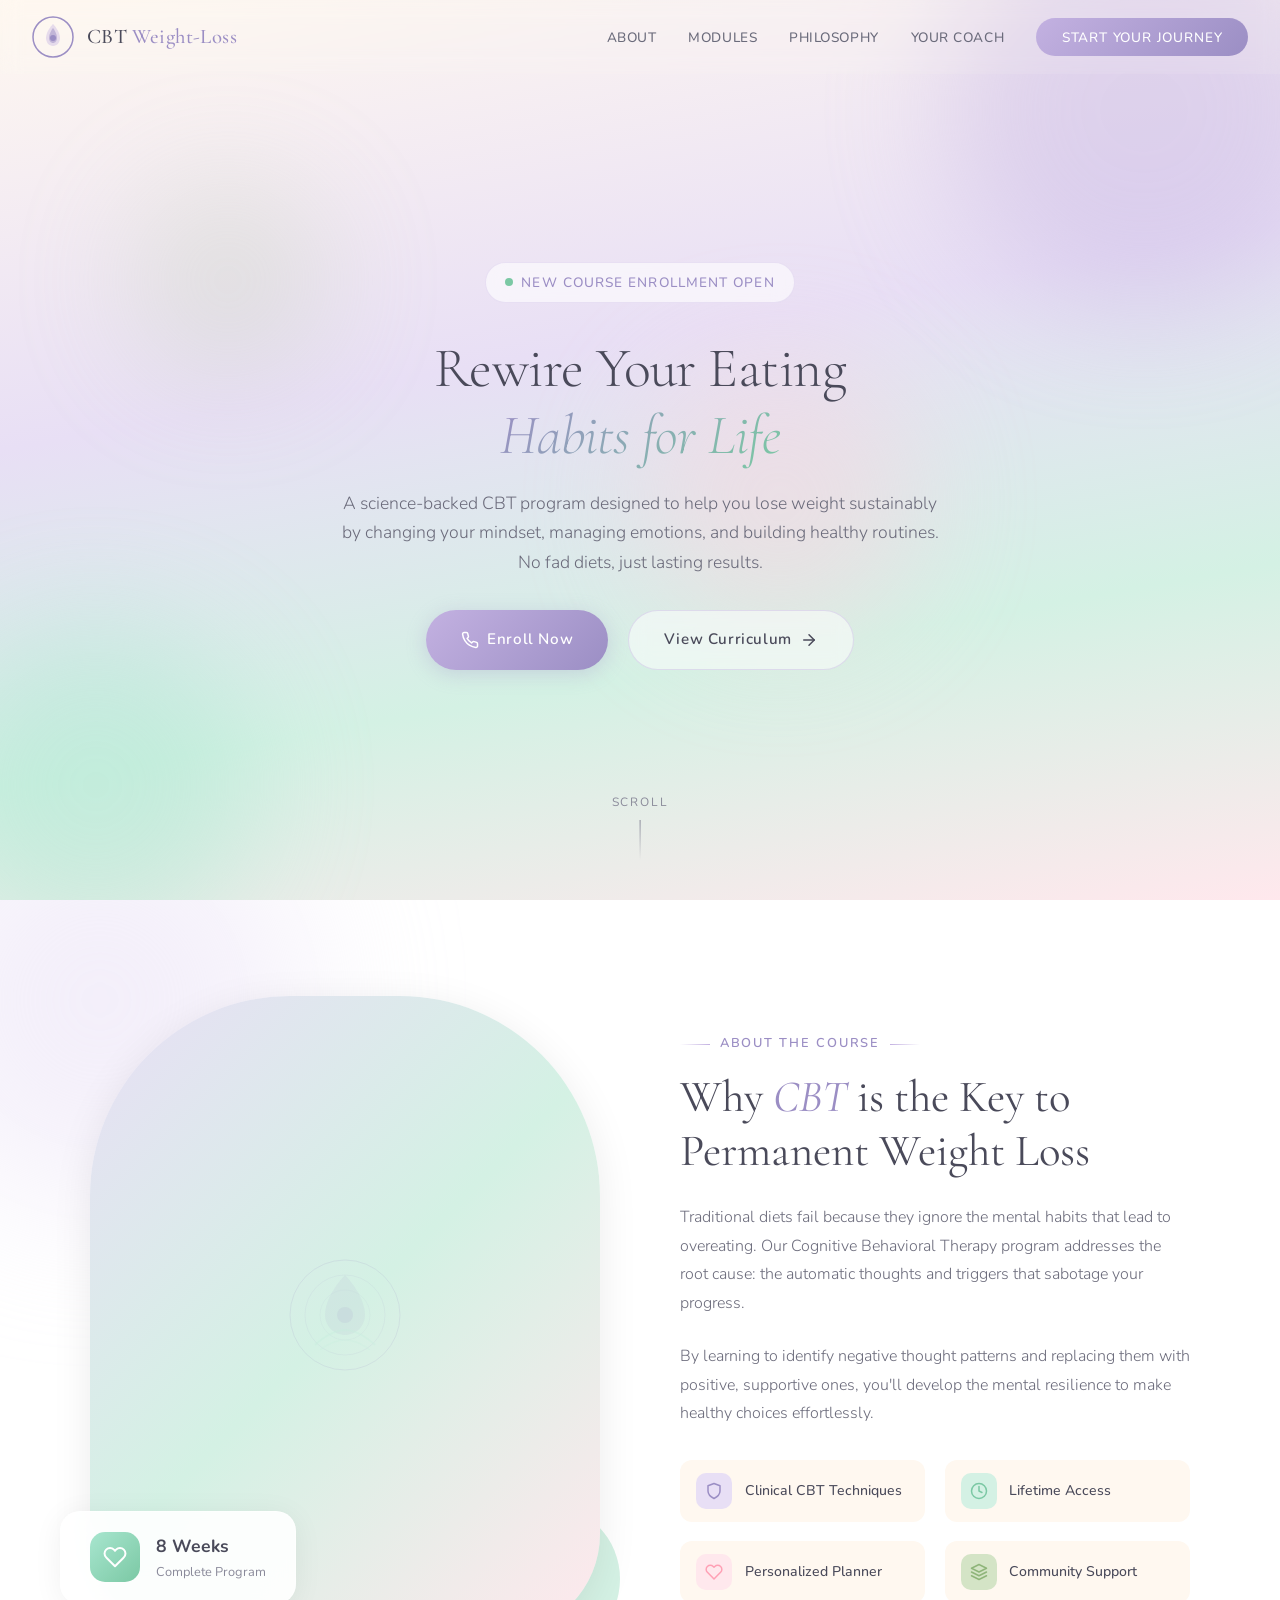
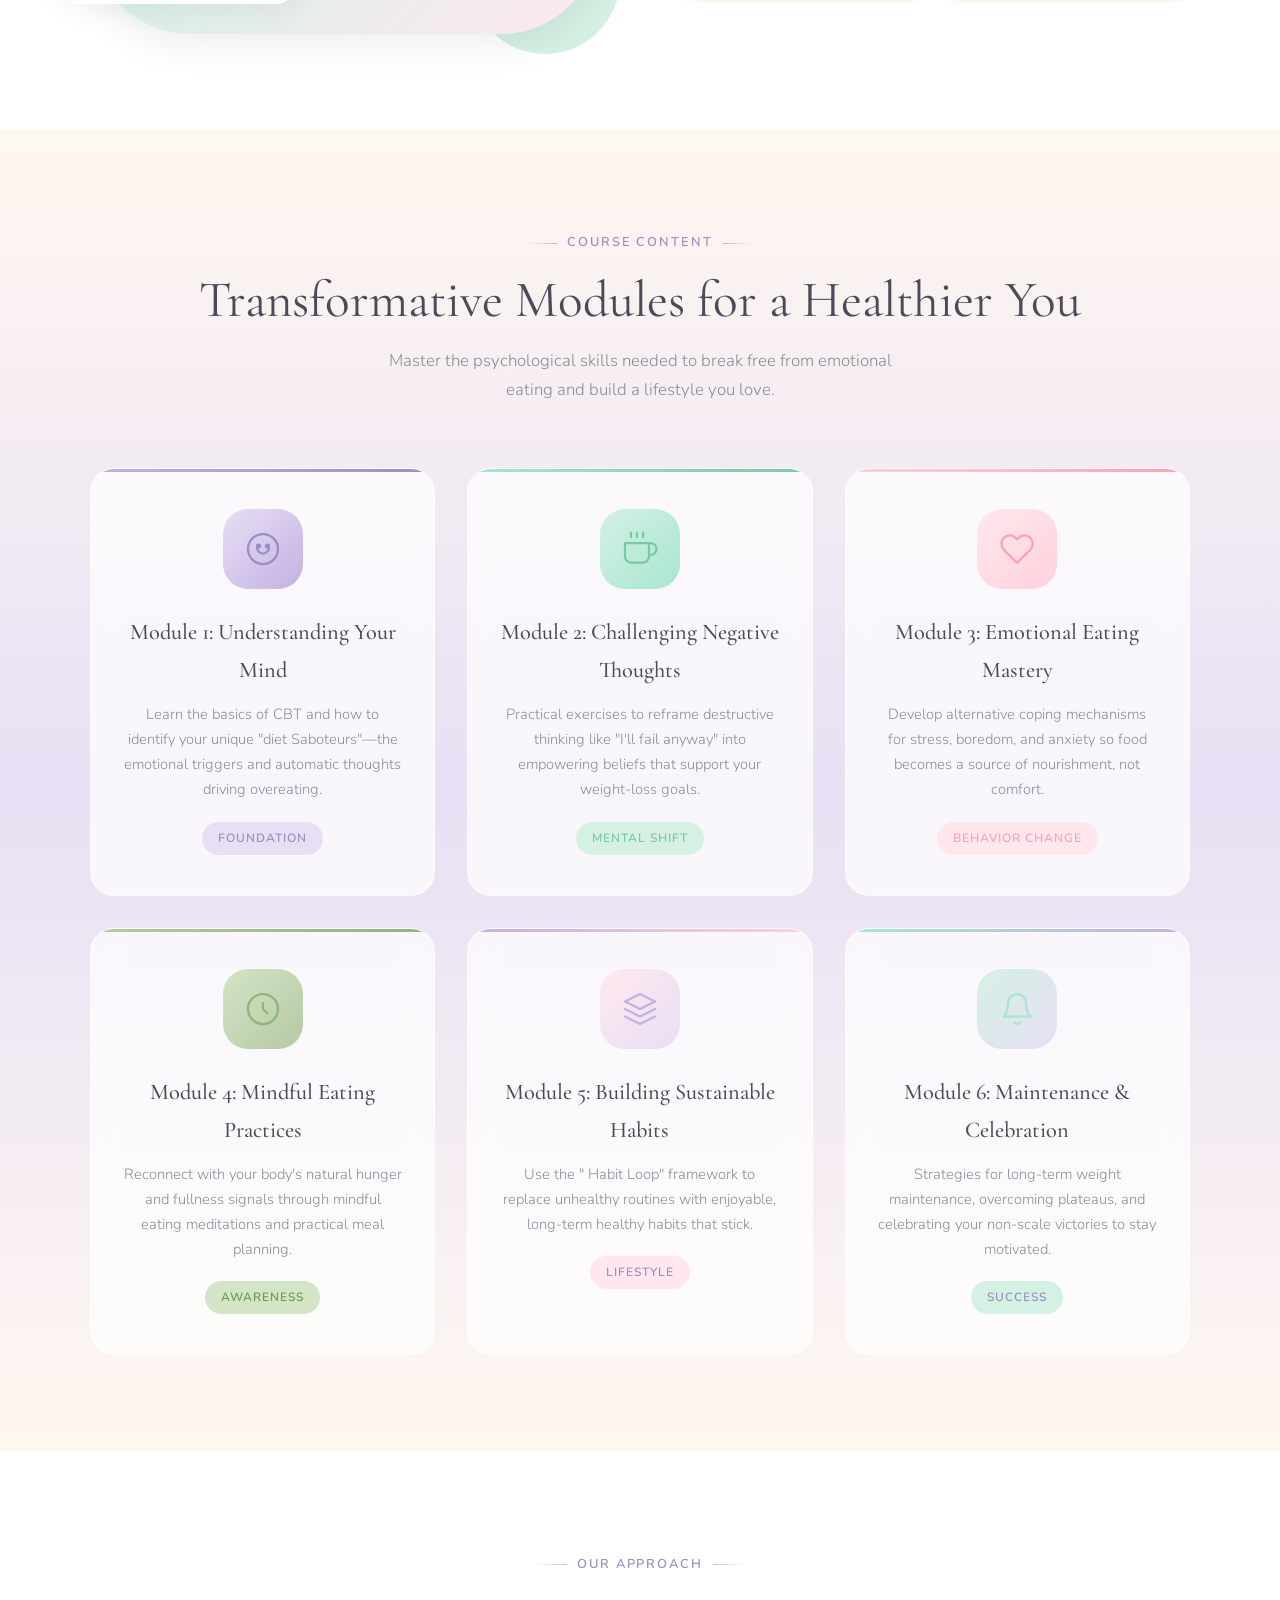
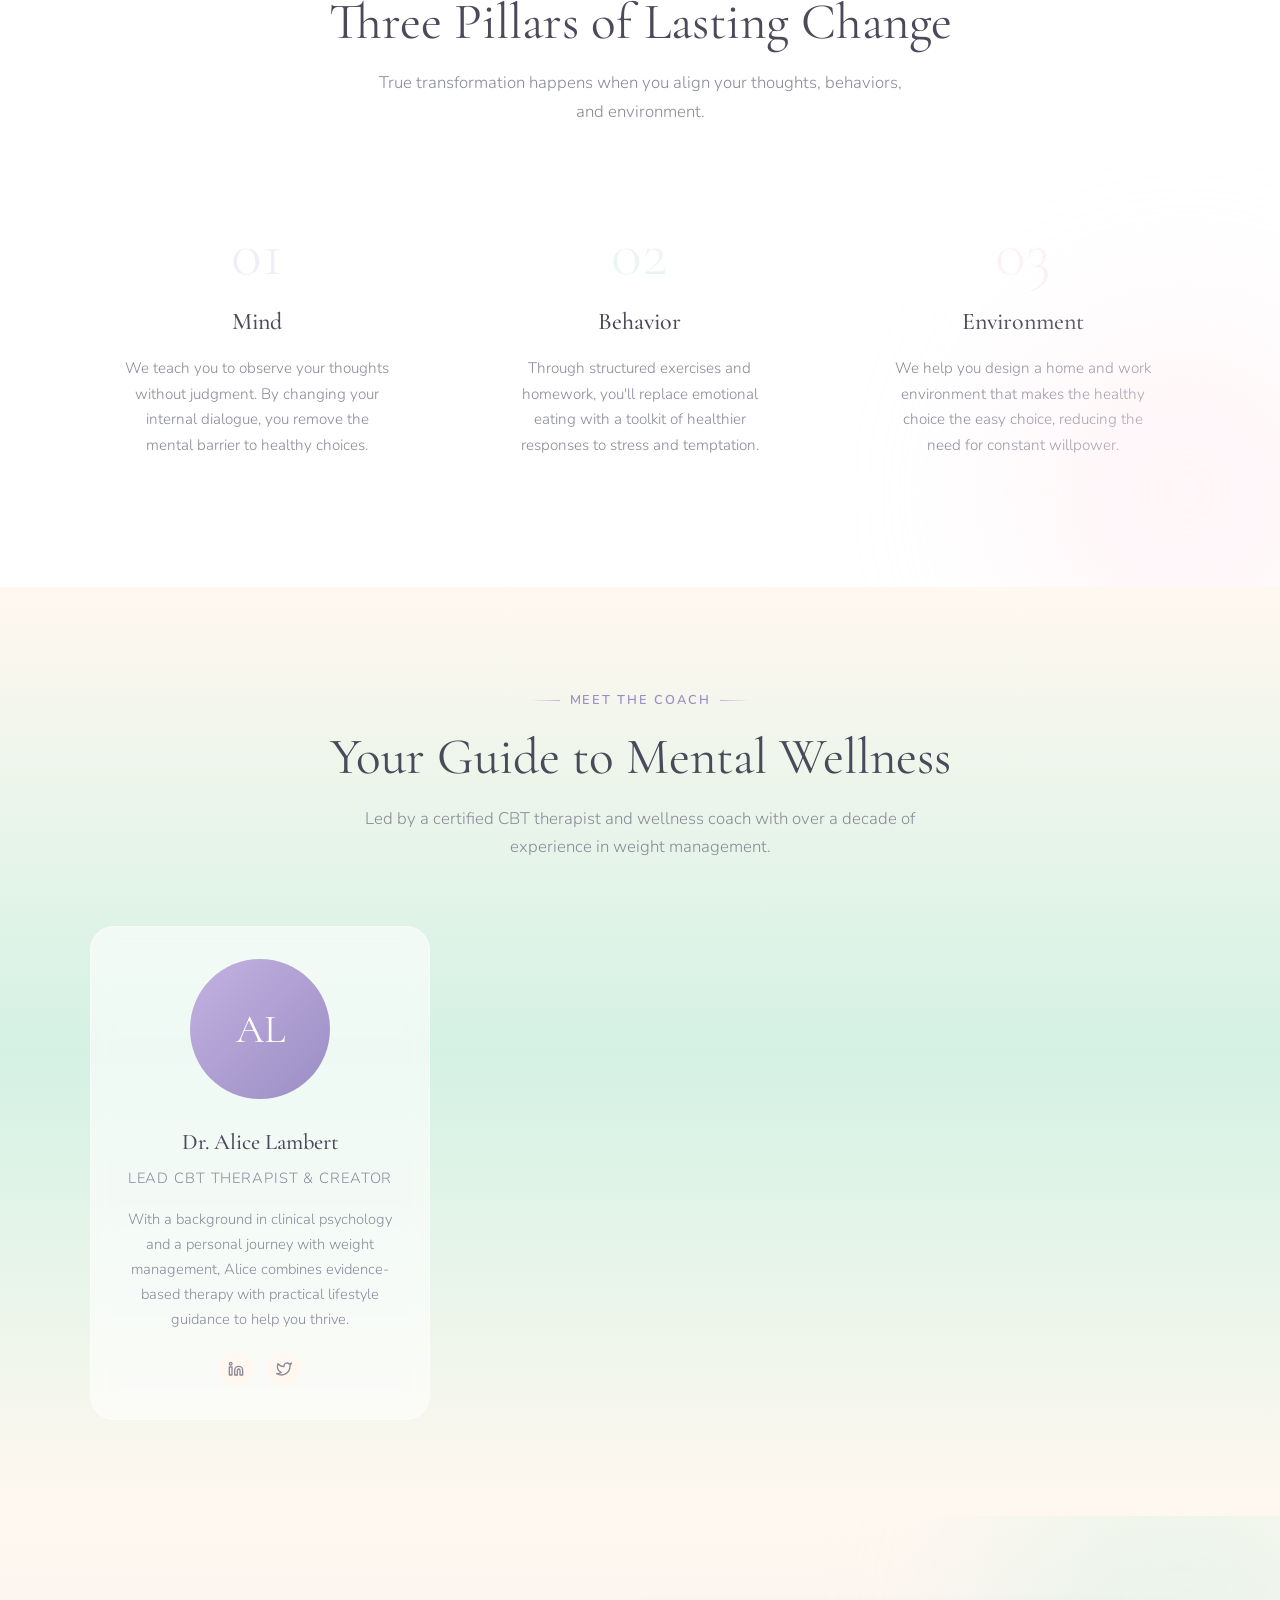
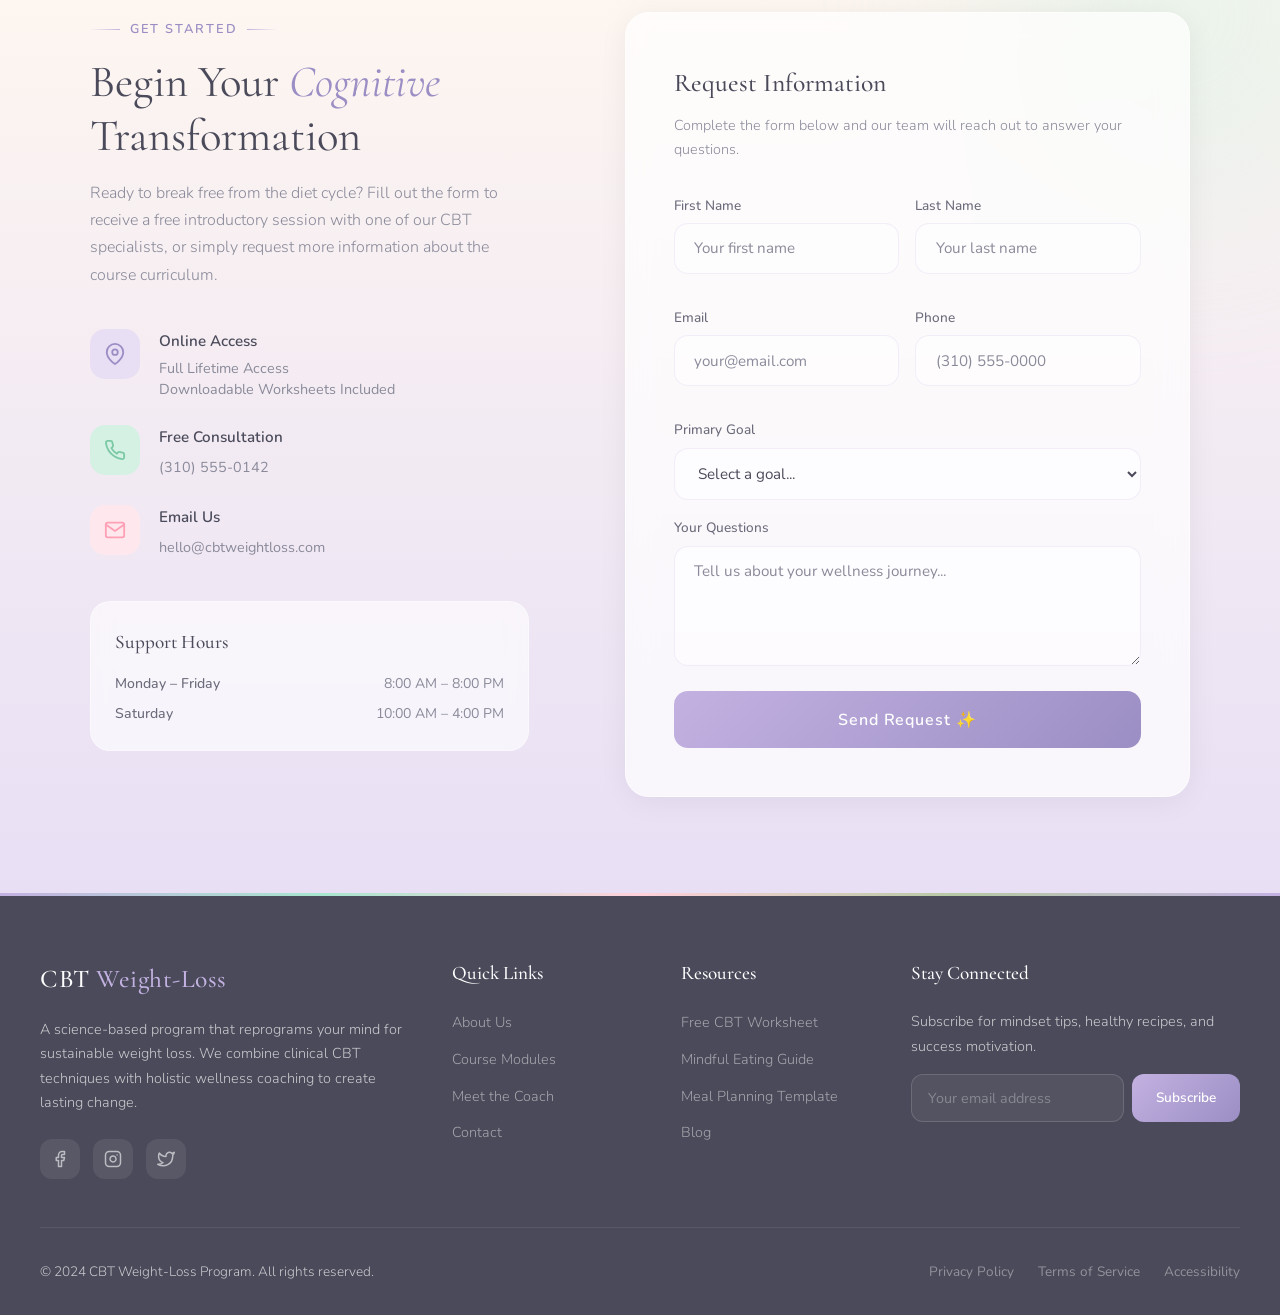
<file: weight-loss.html>
<!DOCTYPE html>
<html lang="en">
<head>
    <meta charset="UTF-8">
    <meta name="viewport" content="width=device-width, initial-scale=1.0">
    <title>CBT weight-loss Course | Mind & Body Balance</title>
    <link href="https://fonts.googleapis.com/css2?family=Cormorant+Garamond:ital,wght@0,300;0,400;0,500;0,600;1,300;1,400&family=Nunito:wght@300;400;500;600&display=swap" rel="stylesheet">
    <link rel="stylesheet" href="style.css">
</head>
<body>

    <!-- Navigation -->
    <nav id="navbar">
        <a href="#" class="logo">
            <div class="logo-icon">
                <svg viewBox="0 0 42 42" fill="none" xmlns="http://www.w3.org/2000/svg">
                    <circle cx="21" cy="21" r="20" stroke="#9B8EC4" stroke-width="1.5" fill="none"/>
                    <path d="M21 8C21 8 14 15 14 22C14 26.4 17.1 30 21 30C24.9 30 28 26.4 28 22C28 15 21 8 21 8Z" fill="#C3B1E1" opacity="0.4"/>
                    <path d="M21 12C21 12 17 17 17 22C17 24.8 18.8 27 21 27C23.2 27 25 24.8 25 22C25 17 21 12 21 12Z" fill="#9B8EC4" opacity="0.5"/>
                    <circle cx="21" cy="22" r="3" fill="#9B8EC4"/>
                </svg>
            </div>
            <span class="logo-text">CBT <span>Weight-Loss</span></span>
        </a>

        <ul class="nav-links" id="navLinks">
            <li><a href="#about">About</a></li>
            <li><a href="#modules">Modules</a></li>
            <li><a href="#philosophy">Philosophy</a></li>
            <li><a href="#team">Your Coach</a></li>
            <li><a href="#contact" class="nav-cta">Start Your Journey</a></li>
        </ul>

        <div class="hamburger" id="hamburger">
            <span></span>
            <span></span>
            <span></span>
        </div>
    </nav>

    <!-- Hero Section -->
    <section class="hero" id="home">
        <div class="hero-bg-shapes">
            <div class="hero-shape"></div>
            <div class="hero-shape"></div>
            <div class="hero-shape"></div>
            <div class="hero-shape"></div>
        </div>

        <div class="hero-content">
            <div class="hero-badge float-up">
                <span class="dot"></span>
                New Course Enrollment Open
            </div>
            <h1 class="float-up delay-1">Rewire Your Eating<br><em>Habits for Life</em></h1>
            <p class="float-up delay-2">A science-backed CBT program designed to help you lose weight sustainably by changing your mindset, managing emotions, and building healthy routines. No fad diets, just lasting results.</p>
            <div class="hero-buttons float-up delay-3">
                <a href="#contact" class="btn btn-primary">
                    <svg width="18" height="18" viewBox="0 0 24 24" fill="none" stroke="currentColor" stroke-width="2" stroke-linecap="round" stroke-linejoin="round"><path d="M22 16.92v3a2 2 0 0 1-2.18 2 19.79 19.79 0 0 1-8.63-3.07 19.5 19.5 0 0 1-6-6 19.79 19.79 0 0 1-3.07-8.67A2 2 0 0 1 4.11 2h3a2 2 0 0 1 2 1.72c.127.96.361 1.903.7 2.81a2 2 0 0 1-.45 2.11L8.09 9.91a16 16 0 0 0 6 6l1.27-1.27a2 2 0 0 1 2.11-.45c.907.339 1.85.573 2.81.7A2 2 0 0 1 22 16.92z"/></svg>
                    Enroll Now
                </a>
                <a href="#modules" class="btn btn-secondary">
                    View Curriculum
                    <svg width="18" height="18" viewBox="0 0 24 24" fill="none" stroke="currentColor" stroke-width="2" stroke-linecap="round" stroke-linejoin="round"><line x1="5" y1="12" x2="19" y2="12"/><polyline points="12 5 19 12 12 19"/></svg>
                </a>
            </div>
        </div>

        <div class="hero-scroll">
            <span>Scroll</span>
            <div class="scroll-line"></div>
        </div>
    </section>

    <!-- About Section -->
    <section class="about" id="about">
        <div class="section-container">
            <div class="about-grid">
                <div class="about-image-wrapper float-up">
                    <div class="about-image">
                        <div class="about-image-bg">
                            <svg class="about-image-icon" viewBox="0 0 120 120" fill="none" xmlns="http://www.w3.org/2000/svg">
                                <circle cx="60" cy="60" r="55" stroke="#9B8EC4" stroke-width="1" opacity="0.5"/>
                                <circle cx="60" cy="60" r="40" stroke="#9B8EC4" stroke-width="1" opacity="0.3"/>
                                <circle cx="60" cy="60" r="25" stroke="#9B8EC4" stroke-width="1" opacity="0.2"/>
                                <path d="M60 20C60 20 40 40 40 60C40 71 49 80 60 80C71 80 80 71 80 60C80 40 60 20 60 20Z" fill="#9B8EC4" opacity="0.3"/>
                                <circle cx="60" cy="60" r="8" fill="#9B8EC4" opacity="0.5"/>
                                <path d="M30 90C30 90 45 75 60 75C75 75 90 90 90 90" stroke="#A8E6CF" stroke-width="2" opacity="0.4" fill="none"/>
                                <path d="M35 95C35 95 47 85 60 85C73 85 85 95 85 95" stroke="#A8E6CF" stroke-width="1.5" opacity="0.3" fill="none"/>
                            </svg>
                        </div>
                    </div>
                    <div class="about-image-accent"></div>
                    <div class="about-floating-card">
                        <div class="floating-card-icon">
                            <svg viewBox="0 0 24 24" fill="none" stroke="white" stroke-width="2" stroke-linecap="round" stroke-linejoin="round"><path d="M20.84 4.61a5.5 5.5 0 0 0-7.78 0L12 5.67l-1.06-1.06a5.5 5.5 0 0 0-7.78 7.78l1.06 1.06L12 21.23l7.78-7.78 1.06-1.06a5.5 5.5 0 0 0 0-7.78z"/></svg>
                        </div>
                        <div class="floating-card-text">
                            <h4>8 Weeks</h4>
                            <p>Complete Program</p>
                        </div>
                    </div>
                </div>

                <div class="about-content">
                    <div class="section-label float-up">
                        About The Course
                    </div>
                    <h2 class="float-up delay-1">Why <em>CBT</em> is the Key to Permanent Weight Loss</h2>
                    <p class="float-up delay-2">Traditional diets fail because they ignore the mental habits that lead to overeating. Our Cognitive Behavioral Therapy program addresses the root cause: the automatic thoughts and triggers that sabotage your progress.</p>
                    <p class="float-up delay-2">By learning to identify negative thought patterns and replacing them with positive, supportive ones, you'll develop the mental resilience to make healthy choices effortlessly.</p>

                    <div class="about-features">
                        <div class="about-feature float-up delay-3">
                            <div class="icon" style="background: var(--lavender-light);">
                                <svg viewBox="0 0 24 24" fill="none" stroke="#9B8EC4" stroke-width="2" stroke-linecap="round" stroke-linejoin="round"><path d="M12 22s8-4 8-10V5l-8-3-8 3v7c0 6 8 10 8 10z"/></svg>
                            </div>
                            <span>Clinical CBT Techniques</span>
                        </div>
                        <div class="about-feature float-up delay-3">
                            <div class="icon" style="background: var(--mint-light);">
                                <svg viewBox="0 0 24 24" fill="none" stroke="#7BC8A4" stroke-width="2" stroke-linecap="round" stroke-linejoin="round"><circle cx="12" cy="12" r="10"/><polyline points="12 6 12 12 16 14"/></svg>
                            </div>
                            <span>Lifetime Access</span>
                        </div>
                        <div class="about-feature float-up delay-4">
                            <div class="icon" style="background: var(--blush-light);">
                                <svg viewBox="0 0 24 24" fill="none" stroke="#FFA0B5" stroke-width="2" stroke-linecap="round" stroke-linejoin="round"><path d="M20.84 4.61a5.5 5.5 0 0 0-7.78 0L12 5.67l-1.06-1.06a5.5 5.5 0 0 0-7.78 7.78l1.06 1.06L12 21.23l7.78-7.78 1.06-1.06a5.5 5.5 0 0 0 0-7.78z"/></svg>
                            </div>
                            <span>Personalized Planner</span>
                        </div>
                        <div class="about-feature float-up delay-4">
                            <div class="icon" style="background: var(--sage-light);">
                                <svg viewBox="0 0 24 24" fill="none" stroke="#8FB57A" stroke-width="2" stroke-linecap="round" stroke-linejoin="round"><path d="M12 2L2 7l10 5 10-5-10-5z"/><path d="M2 17l10 5 10-5"/><path d="M2 12l10 5 10-5"/></svg>
                            </div>
                            <span>Community Support</span>
                        </div>
                    </div>
                </div>
            </div>
        </div>
    </section>

    <!-- Services/Modules Section -->
    <section class="services" id="modules">
        <div class="section-container">
            <div class="section-header">
                <div class="section-label float-up">Course Content</div>
                <h2 class="section-title float-up delay-1">Transformative Modules for a Healthier You</h2>
                <p class="section-subtitle float-up delay-2">Master the psychological skills needed to break free from emotional eating and build a lifestyle you love.</p>
            </div>

            <div class="services-grid">
                <div class="service-card float-up">
                    <div class="service-icon">
                        <svg viewBox="0 0 24 24" fill="none" stroke="#9B8EC4" stroke-width="1.5" stroke-linecap="round" stroke-linejoin="round"><path d="M12 2C6.48 2 2 6.48 2 12s4.48 10 10 10 10-4.48 10-10S17.52 2 12 2z"/><path d="M8 12s1.5 3 4 3 4-3 4-3"/><circle cx="9" cy="10" r="1" fill="#9B8EC4"/><circle cx="15" cy="10" r="1" fill="#9B8EC4"/></svg>
                    </div>
                    <h3>Module 1: Understanding Your Mind</h3>
                    <p>Learn the basics of CBT and how to identify your unique "diet Saboteurs"—the emotional triggers and automatic thoughts driving overeating.</p>
                    <span class="service-tag">Foundation</span>
                </div>

                <div class="service-card float-up delay-1">
                    <div class="service-icon">
                        <svg viewBox="0 0 24 24" fill="none" stroke="#7BC8A4" stroke-width="1.5" stroke-linecap="round" stroke-linejoin="round"><path d="M18 8h1a4 4 0 0 1 0 8h-1"/><path d="M2 8h16v9a4 4 0 0 1-4 4H6a4 4 0 0 1-4-4V8z"/><line x1="6" y1="1" x2="6" y2="4"/><line x1="10" y1="1" x2="10" y2="4"/><line x1="14" y1="1" x2="14" y2="4"/></svg>
                    </div>
                    <h3>Module 2: Challenging Negative Thoughts</h3>
                    <p>Practical exercises to reframe destructive thinking like "I'll fail anyway" into empowering beliefs that support your weight-loss goals.</p>
                    <span class="service-tag">Mental Shift</span>
                </div>

                <div class="service-card float-up delay-2">
                    <div class="service-icon">
                        <svg viewBox="0 0 24 24" fill="none" stroke="#FFA0B5" stroke-width="1.5" stroke-linecap="round" stroke-linejoin="round"><path d="M20.84 4.61a5.5 5.5 0 0 0-7.78 0L12 5.67l-1.06-1.06a5.5 5.5 0 0 0-7.78 7.78l1.06 1.06L12 21.23l7.78-7.78 1.06-1.06a5.5 5.5 0 0 0 0-7.78z"/></svg>
                    </div>
                    <h3>Module 3: Emotional Eating Mastery</h3>
                    <p>Develop alternative coping mechanisms for stress, boredom, and anxiety so food becomes a source of nourishment, not comfort.</p>
                    <span class="service-tag">Behavior Change</span>
                </div>

                <div class="service-card float-up delay-3">
                    <div class="service-icon">
                        <svg viewBox="0 0 24 24" fill="none" stroke="#8FB57A" stroke-width="1.5" stroke-linecap="round" stroke-linejoin="round"><path d="M12 22c5.523 0 10-4.477 10-10S17.523 2 12 2 2 6.477 2 12s4.477 10 10 10z"/><path d="M12 8v4l3 3"/></svg>
                    </div>
                    <h3>Module 4: Mindful Eating Practices</h3>
                    <p>Reconnect with your body's natural hunger and fullness signals through mindful eating meditations and practical meal planning.</p>
                    <span class="service-tag">Awareness</span>
                </div>

                <div class="service-card float-up delay-4">
                    <div class="service-icon">
                        <svg viewBox="0 0 24 24" fill="none" stroke="#C3B1E1" stroke-width="1.5" stroke-linecap="round" stroke-linejoin="round"><path d="M12 2L2 7l10 5 10-5-10-5z"/><path d="M2 17l10 5 10-5"/><path d="M2 12l10 5 10-5"/></svg>
                    </div>
                    <h3>Module 5: Building Sustainable Habits</h3>
                    <p>Use the " Habit Loop" framework to replace unhealthy routines with enjoyable, long-term healthy habits that stick.</p>
                    <span class="service-tag">Lifestyle</span>
                </div>

                <div class="service-card float-up delay-5">
                    <div class="service-icon">
                        <svg viewBox="0 0 24 24" fill="none" stroke="#A8E6CF" stroke-width="1.5" stroke-linecap="round" stroke-linejoin="round"><path d="M18 8A6 6 0 0 0 6 8c0 7-3 9-3 9h18s-3-2-3-9"/><path d="M13.73 21a2 2 0 0 1-3.46 0"/></svg>
                    </div>
                    <h3>Module 6: Maintenance & Celebration</h3>
                    <p>Strategies for long-term weight maintenance, overcoming plateaus, and celebrating your non-scale victories to stay motivated.</p>
                    <span class="service-tag">Success</span>
                </div>
            </div>
        </div>
    </section>

    <!-- Philosophy Section -->
    <section class="philosophy" id="philosophy">
        <div class="section-container">
            <div class="section-header">
                <div class="section-label float-up">Our Approach</div>
                <h2 class="section-title float-up delay-1">Three Pillars of Lasting Change</h2>
                <p class="section-subtitle float-up delay-2">True transformation happens when you align your thoughts, behaviors, and environment.</p>
            </div>

            <div class="philosophy-content">
                <div class="philosophy-item float-up">
                    <div class="philosophy-number">01</div>
                    <h3>Mind</h3>
                    <p>We teach you to observe your thoughts without judgment. By changing your internal dialogue, you remove the mental barrier to healthy choices.</p>
                </div>
                <div class="philosophy-item float-up delay-2">
                    <div class="philosophy-number">02</div>
                    <h3>Behavior</h3>
                    <p>Through structured exercises and homework, you'll replace emotional eating with a toolkit of healthier responses to stress and temptation.</p>
                </div>
                <div class="philosophy-item float-up delay-4">
                    <div class="philosophy-number">03</div>
                    <h3>Environment</h3>
                    <p>We help you design a home and work environment that makes the healthy choice the easy choice, reducing the need for constant willpower.</p>
                </div>
            </div>
        </div>
    </section>

    <!-- Team Section -->
    <section class="team" id="team">
        <div class="section-container">
            <div class="section-header">
                <div class="section-label float-up">Meet the Coach</div>
                <h2 class="section-title float-up delay-1">Your Guide to Mental Wellness</h2>
                <p class="section-subtitle float-up delay-2">Led by a certified CBT therapist and wellness coach with over a decade of experience in weight management.</p>
            </div>

            <div class="team-grid">
                <div class="team-card float-up">
                    <div class="team-avatar">
                        <div class="team-avatar-bg">AL</div>
                        <div class="team-avatar-ring"></div>
                    </div>
                    <h3>Dr. Alice Lambert</h3>
                    <p class="team-role">Lead CBT Therapist & Creator</p>
                    <p>With a background in clinical psychology and a personal journey with weight management, Alice combines evidence-based therapy with practical lifestyle guidance to help you thrive.</p>
                    <div class="team-socials">
                        <div class="team-social">
                            <svg viewBox="0 0 24 24" fill="none" stroke="currentColor" stroke-width="2" stroke-linecap="round" stroke-linejoin="round"><path d="M16 8a6 6 0 0 1 6 6v7h-4v-7a2 2 0 0 0-2-2 2 2 0 0 0-2 2v7h-4v-7a6 6 0 0 1 6-6z"/><rect x="2" y="9" width="4" height="12"/><circle cx="4" cy="4" r="2"/></svg>
                        </div>
                        <div class="team-social">
                            <svg viewBox="0 0 24 24" fill="none" stroke="currentColor" stroke-width="2" stroke-linecap="round" stroke-linejoin="round"><path d="M23 3a10.9 10.9 0 0 1-3.14 1.53 4.48 4.48 0 0 0-7.86 3v1A10.66 10.66 0 0 1 3 4s-4 9 5 13a11.64 11.64 0 0 1-7 2c9 5 20 0 20-11.5a4.5 4.5 0 0 0-.08-.83A7.72 7.72 0 0 0 23 3z"/></svg>
                        </div>
                    </div>
                </div>
            </div>
    </section>


    <!-- Contact Section -->
    <section class="contact" id="contact">
        <div class="section-container">
            <div class="contact-grid">
                <div class="contact-info">
                    <div class="section-label float-up" style="justify-content: flex-start;">Get Started</div>
                    <h2 class="float-up delay-1">Begin Your <em>Cognitive</em> Transformation</h2>
                    <p class="float-up delay-2">Ready to break free from the diet cycle? Fill out the form to receive a free introductory session with one of our CBT specialists, or simply request more information about the course curriculum.</p>

                    <div class="contact-details">
                        <div class="contact-detail float-up delay-3">
                            <div class="contact-detail-icon">
                                <svg viewBox="0 0 24 24" fill="none" stroke="#9B8EC4" stroke-width="2" stroke-linecap="round" stroke-linejoin="round"><path d="M21 10c0 7-9 13-9 13s-9-6-9-13a9 9 0 0 1 18 0z"/><circle cx="12" cy="10" r="3"/></svg>
                            </div>
                            <div>
                                <h4>Online Access</h4>
                                <p>Full Lifetime Access<br>Downloadable Worksheets Included</p>
                            </div>
                        </div>

                        <div class="contact-detail float-up delay-3">
                            <div class="contact-detail-icon">
                                <svg viewBox="0 0 24 24" fill="none" stroke="#7BC8A4" stroke-width="2" stroke-linecap="round" stroke-linejoin="round"><path d="M22 16.92v3a2 2 0 0 1-2.18 2 19.79 19.79 0 0 1-8.63-3.07 19.5 19.5 0 0 1-6-6 19.79 19.79 0 0 1-3.07-8.67A2 2 0 0 1 4.11 2h3a2 2 0 0 1 2 1.72c.127.96.361 1.903.7 2.81a2 2 0 0 1-.45 2.11L8.09 9.91a16 16 0 0 0 6 6l1.27-1.27a2 2 0 0 1 2.11-.45c.907.339 1.85.573 2.81.7A2 2 0 0 1 22 16.92z"/></svg>
                            </div>
                            <div>
                                <h4>Free Consultation</h4>
                                <a href="tel:+13105550142">(310) 555-0142</a>
                            </div>
                        </div>

                        <div class="contact-detail float-up delay-4">
                            <div class="contact-detail-icon">
                                <svg viewBox="0 0 24 24" fill="none" stroke="#FFA0B5" stroke-width="2" stroke-linecap="round" stroke-linejoin="round"><path d="M4 4h16c1.1 0 2 .9 2 2v12c0 1.1-.9 2-2 2H4c-1.1 0-2-.9-2-2V6c0-1.1.9-2 2-2z"/><polyline points="22,6 12,13 2,6"/></svg>
                            </div>
                            <div>
                                <h4>Email Us</h4>
                                <a href="mailto:hello@cbtweightloss.com">hello@cbtweightloss.com</a>
                            </div>
                        </div>
                    </div>

                    <div class="contact-hours float-up delay-5">
                        <h4> Support Hours</h4>
                        <div class="hours-grid">
                            <div class="hours-row">
                                <span class="day">Monday – Friday</span>
                                <span class="time">8:00 AM – 8:00 PM</span>
                            </div>
                            <div class="hours-row">
                                <span class="day">Saturday</span>
                                <span class="time">10:00 AM – 4:00 PM</span>
                            </div>
                        </div>
                    </div>
                </div>

                <div class="contact-form-wrapper float-up delay-2">
                    <h3>Request Information</h3>
                    <p>Complete the form below and our team will reach out to answer your questions.</p>

                    <form id="contactForm">
                        <div class="form-row">
                            <div class="form-group">
                                <label for="firstName">First Name</label>
                                <input type="text" id="firstName" placeholder="Your first name" required>
                            </div>
                            <div class="form-group">
                                <label for="lastName">Last Name</label>
                                <input type="text" id="lastName" placeholder="Your last name" required>
                            </div>
                        </div>

                        <div class="form-row">
                            <div class="form-group">
                                <label for="email">Email</label>
                                <input type="email" id="email" placeholder="your@email.com" required>
                            </div>
                            <div class="form-group">
                                <label for="phone">Phone</label>
                                <input type="tel" id="phone" placeholder="(310) 555-0000">
                            </div>
                        </div>

                        <div class="form-group">
                            <label for="goal">Primary Goal</label>
                            <select id="goal">
                                <option value="">Select a goal...</option>
                                <option value="weight-loss">Weight Loss</option>
                                <option value="emotional-eating">Manage Emotional Eating</option>
                                <option value="maintenance">Weight Maintenance</option>
                                <option value="info">Just Looking for Info</option>
                            </select>
                        </div>

                        <div class="form-group">
                            <label for="message">Your Questions</label>
                            <textarea id="message" placeholder="Tell us about your wellness journey..." rows="4"></textarea>
                        </div>

                        <button type="submit" class="form-submit">
                            Send Request ✨
                        </button>
                    </form>
                </div>
            </div>
        </div>
    </section>

    <!-- Footer -->
    <footer>
        <div class="footer-grid">
            <div class="footer-brand">
                <span class="logo-text" style="font-family: 'Cormorant Garamond', serif;">CBT <span style="color: var(--lavender);">Weight-Loss</span></span>
                <p>A science-based program that reprograms your mind for sustainable weight loss. We combine clinical CBT techniques with holistic wellness coaching to create lasting change.</p>
                <div class="footer-socials">
                    <div class="footer-social">
                        <svg viewBox="0 0 24 24" fill="none" stroke="currentColor" stroke-width="2" stroke-linecap="round" stroke-linejoin="round"><path d="M18 2h-3a5 5 0 0 0-5 5v3H7v4h3v8h4v-8h3l1-4h-4V7a1 1 0 0 1 1-1h3z"/></svg>
                    </div>
                    <div class="footer-social">
                        <svg viewBox="0 0 24 24" fill="none" stroke="currentColor" stroke-width="2" stroke-linecap="round" stroke-linejoin="round"><rect x="2" y="2" width="20" height="20" rx="5" ry="5"/><path d="M16 11.37A4 4 0 1 1 12.63 8 4 4 0 0 1 16 11.37z"/><line x1="17.5" y1="6.5" x2="17.51" y2="6.5"/></svg>
                    </div>
                    <div class="footer-social">
                        <svg viewBox="0 0 24 24" fill="none" stroke="currentColor" stroke-width="2" stroke-linecap="round" stroke-linejoin="round"><path d="M23 3a10.9 10.9 0 0 1-3.14 1.53 4.48 4.48 0 0 0-7.86 3v1A10.66 10.66 0 0 1 3 4s-4 9 5 13a11.64 11.64 0 0 1-7 2c9 5 20 0 20-11.5a4.5 4.5 0 0 0-.08-.83A7.72 7.72 0 0 0 23 3z"/></svg>
                    </div>
                </div>
            </div>

            <div class="footer-col">
                <h4>Quick Links</h4>
                <ul>
                    <li><a href="#about">About Us</a></li>
                    <li><a href="#modules">Course Modules</a></li>
                    <li><a href="#team">Meet the Coach</a></li>
                    <li><a href="#contact">Contact</a></li>
                </ul>
            </div>

            <div class="footer-col">
                <h4>Resources</h4>
                <ul>
                    <li><a href="#">Free CBT Worksheet</a></li>
                    <li><a href="#">Mindful Eating Guide</a></li>
                    <li><a href="#">Meal Planning Template</a></li>
                    <li><a href="#">Blog</a></li>
                </ul>
            </div>

            <div class="footer-col footer-newsletter">
                <h4>Stay Connected</h4>
                <p>Subscribe for mindset tips, healthy recipes, and success motivation.</p>
                <div class="newsletter-form">
                    <input type="email" placeholder="Your email address">
                    <button>Subscribe</button>
                </div>
            </div>
        </div>

        <div class="footer-bottom">
            <p>© 2024 CBT Weight-Loss Program. All rights reserved.</p>
            <div class="footer-bottom-links">
                <a href="#">Privacy Policy</a>
                <a href="#">Terms of Service</a>
                <a href="#">Accessibility</a>
            </div>
        </div>
    </footer>

    <script>
        // ===== SCROLL FLOAT ANIMATION =====
        const floatElements = document.querySelectorAll('.float-up');

        const observerOptions = {
            threshold: 0.1,
            rootMargin: '0px 0px -50px 0px'
        };

        const observer = new IntersectionObserver((entries) => {
            entries.forEach(entry => {
                if (entry.isIntersecting) {
                    entry.target.classList.add('visible');
                }
            });
        }, observerOptions);

        floatElements.forEach(el => observer.observe(el));

        // ===== NAVBAR SCROLL EFFECT =====
        const navbar = document.getElementById('navbar');

        window.addEventListener('scroll', () => {
            if (window.scrollY > 80) {
                navbar.classList.add('scrolled');
            } else {
                navbar.classList.remove('scrolled');
            }
        });

        // ===== MOBILE MENU =====
        const hamburger = document.getElementById('hamburger');
        const navLinks = document.getElementById('navLinks');

        hamburger.addEventListener('click', () => {
            hamburger.classList.toggle('active');
            navLinks.classList.toggle('active');
        });

        // Close menu on link click
        navLinks.querySelectorAll('a').forEach(link => {
            link.addEventListener('click', () => {
                hamburger.classList.remove('active');
                navLinks.classList.remove('active');
            });
        });

        // ===== SMOOTH SCROLL FOR ANCHOR LINKS =====
        document.querySelectorAll('a[href^="#"]').forEach(anchor => {
            anchor.addEventListener('click', function(e) {
                e.preventDefault();
                const target = document.querySelector(this.getAttribute('href'));
                if (target) {
                    const offset = 80;
                    const targetPosition = target.getBoundingClientRect().top + window.pageYOffset - offset;
                    window.scrollTo({
                        top: targetPosition,
                        behavior: 'smooth'
                    });
                }
            });
        });

        // ===== FORM SUBMISSION =====
        const contactForm = document.getElementById('contactForm');

        contactForm.addEventListener('submit', function(e) {
            e.preventDefault();

            const submitBtn = this.querySelector('.form-submit');
            const originalText = submitBtn.textContent;

            submitBtn.textContent = 'Sending...';
            submitBtn.style.opacity = '0.7';

            setTimeout(() => {
                submitBtn.textContent = 'Request Sent! ✓';
                submitBtn.style.opacity = '1';
                submitBtn.style.background = 'linear-gradient(135deg, #A8E6CF, #7BC8A4)';

                setTimeout(() => {
                    submitBtn.textContent = originalText;
                    submitBtn.style.background = 'linear-gradient(135deg, var(--lavender), var(--lavender-deep))';
                    contactForm.reset();
                }, 3000);
            }, 1500);
        });

        // ===== PARALLAX EFFECT ON HERO SHAPES =====
        window.addEventListener('scroll', () => {
            const scrolled = window.pageYOffset;
            const shapes = document.querySelectorAll('.hero-shape');

            shapes.forEach((shape, index) => {
                const speed = 0.1 + (index * 0.05);
                shape.style.transform = `translateY(${scrolled * speed}px)`;
            });
        });
    </script>
</body>
</html>
</file>
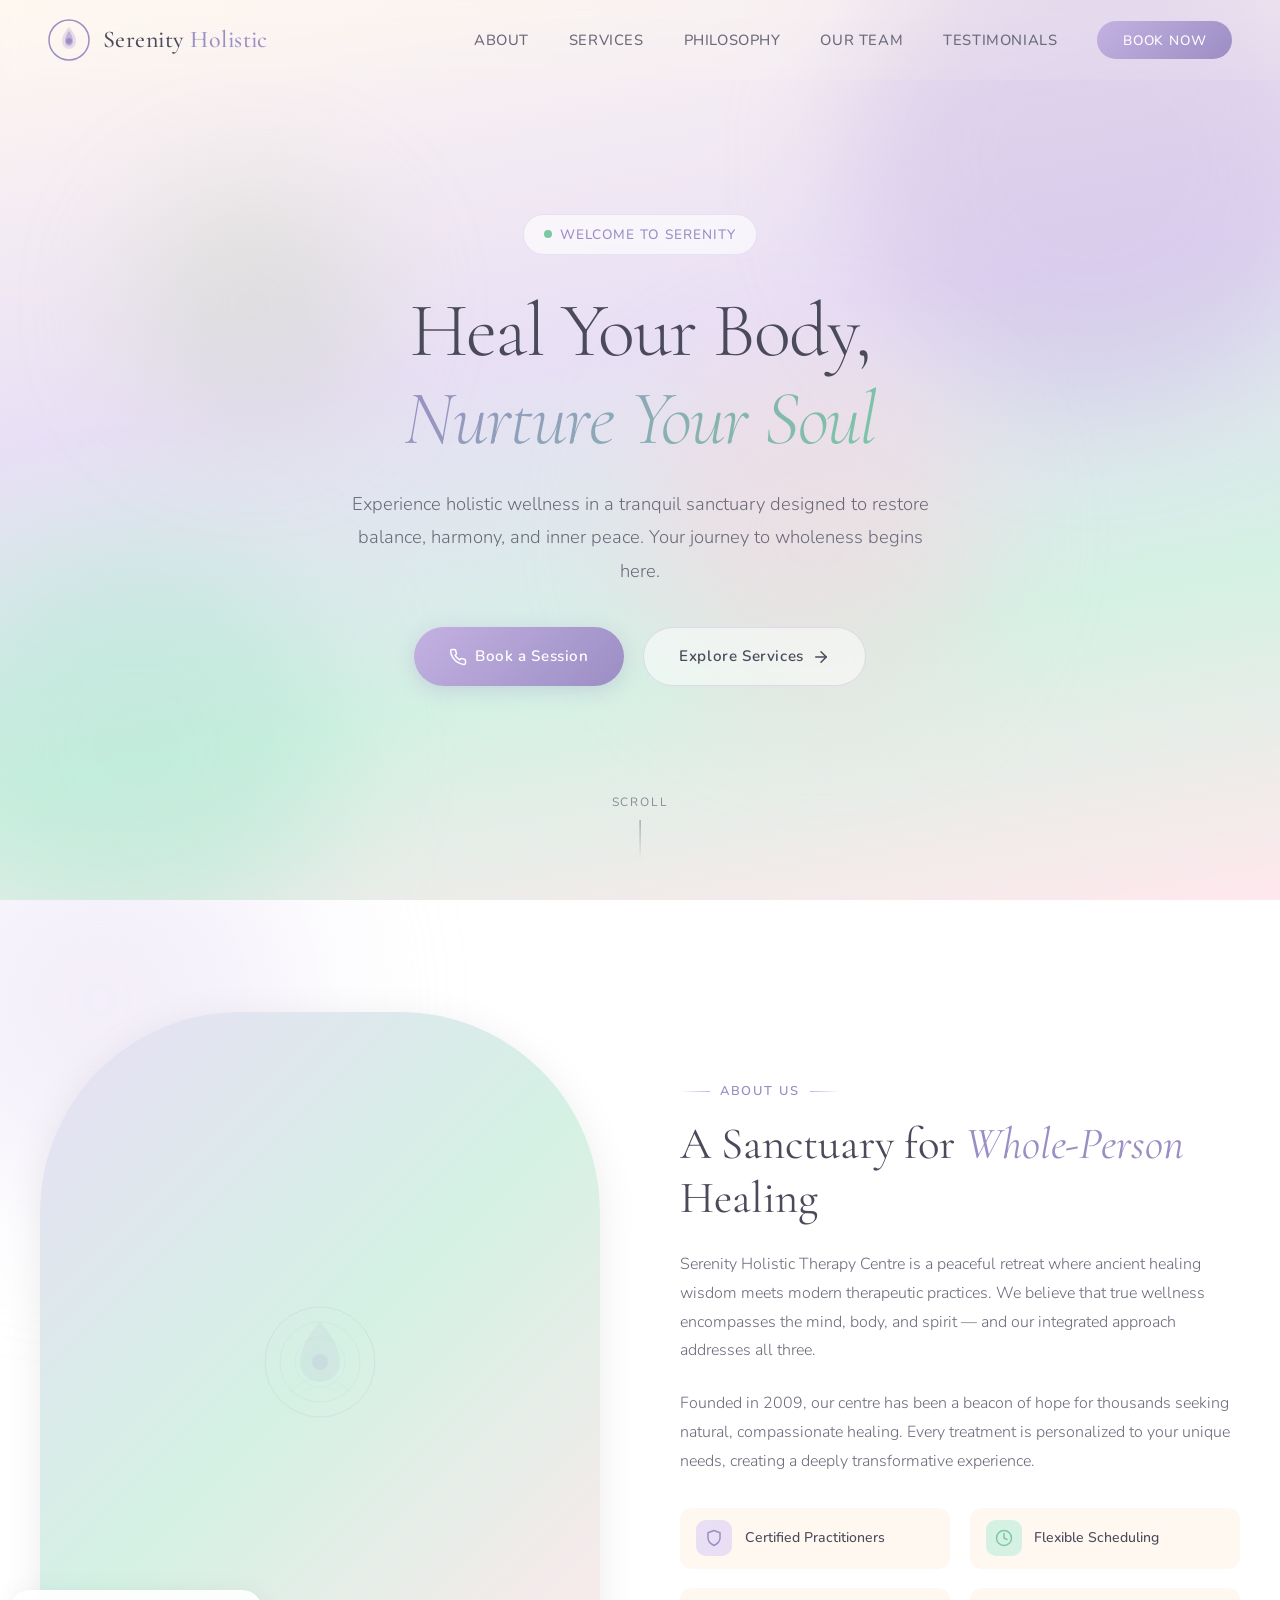
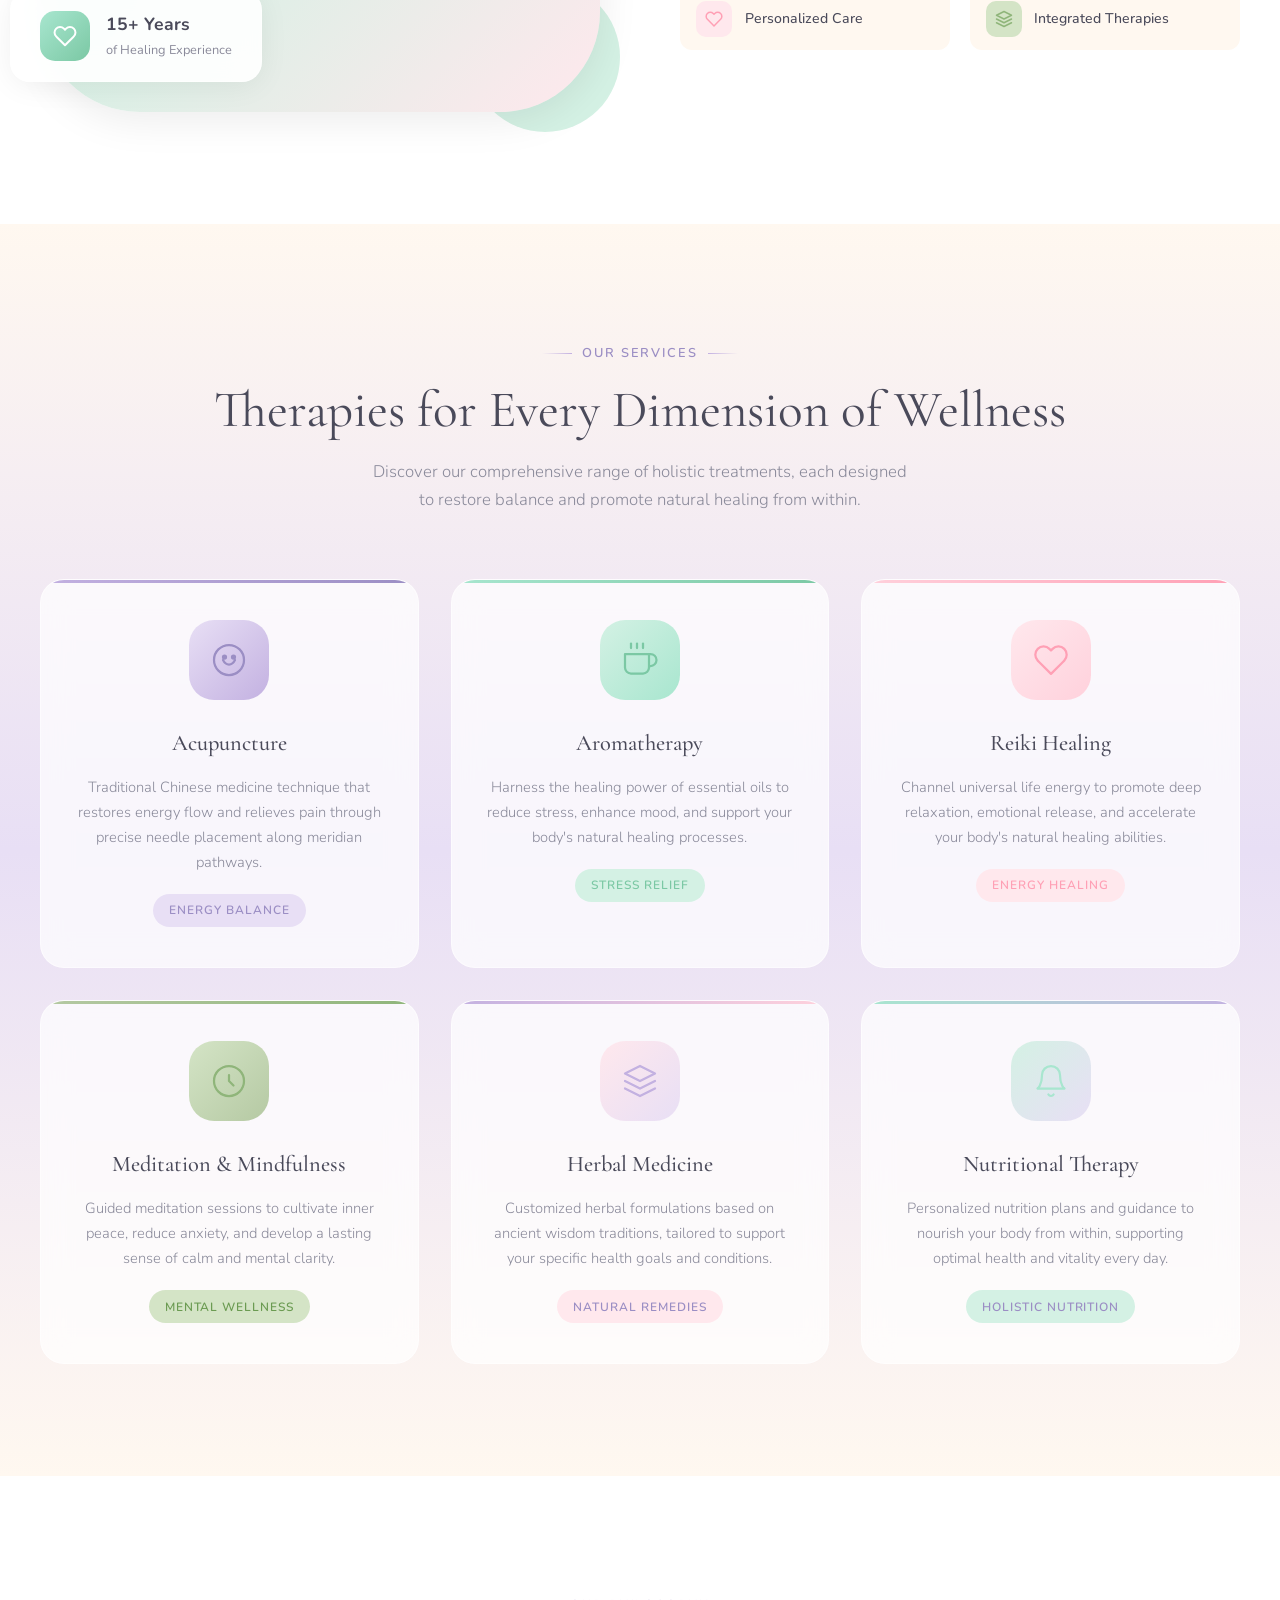
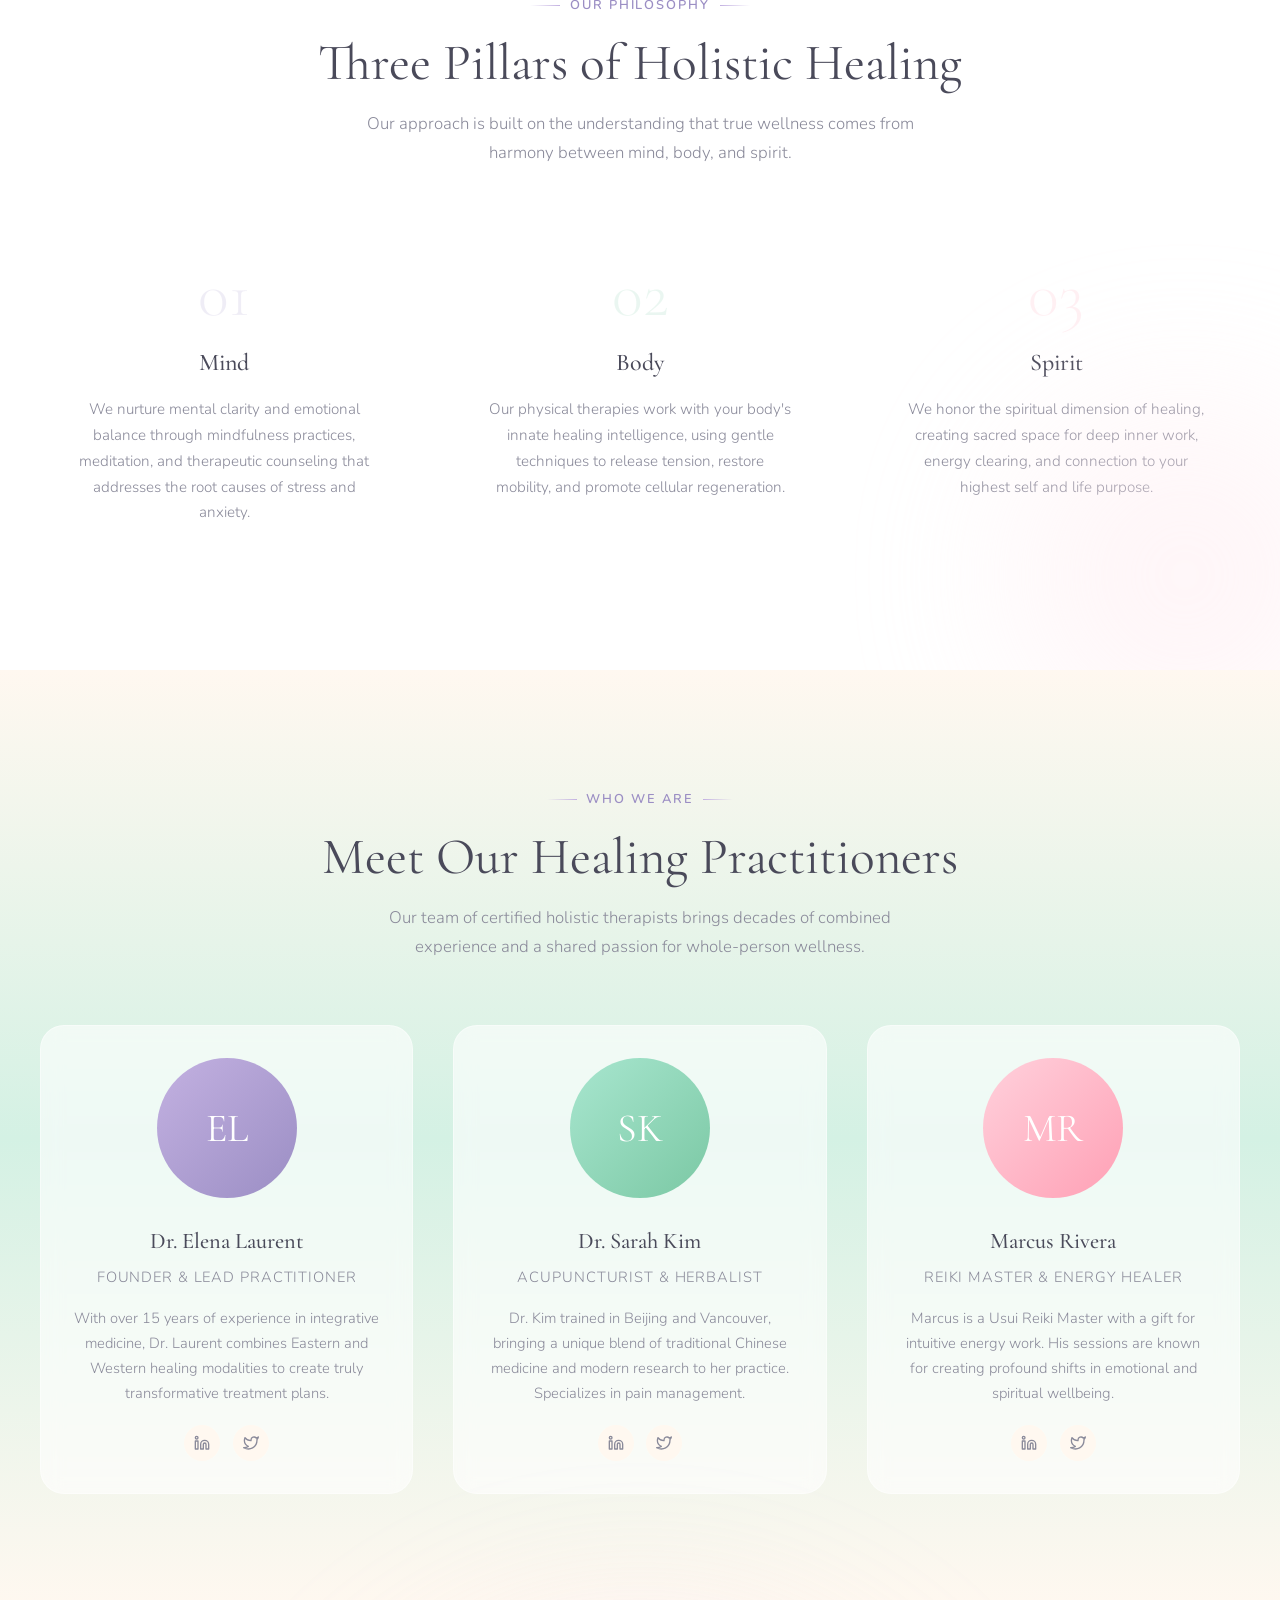
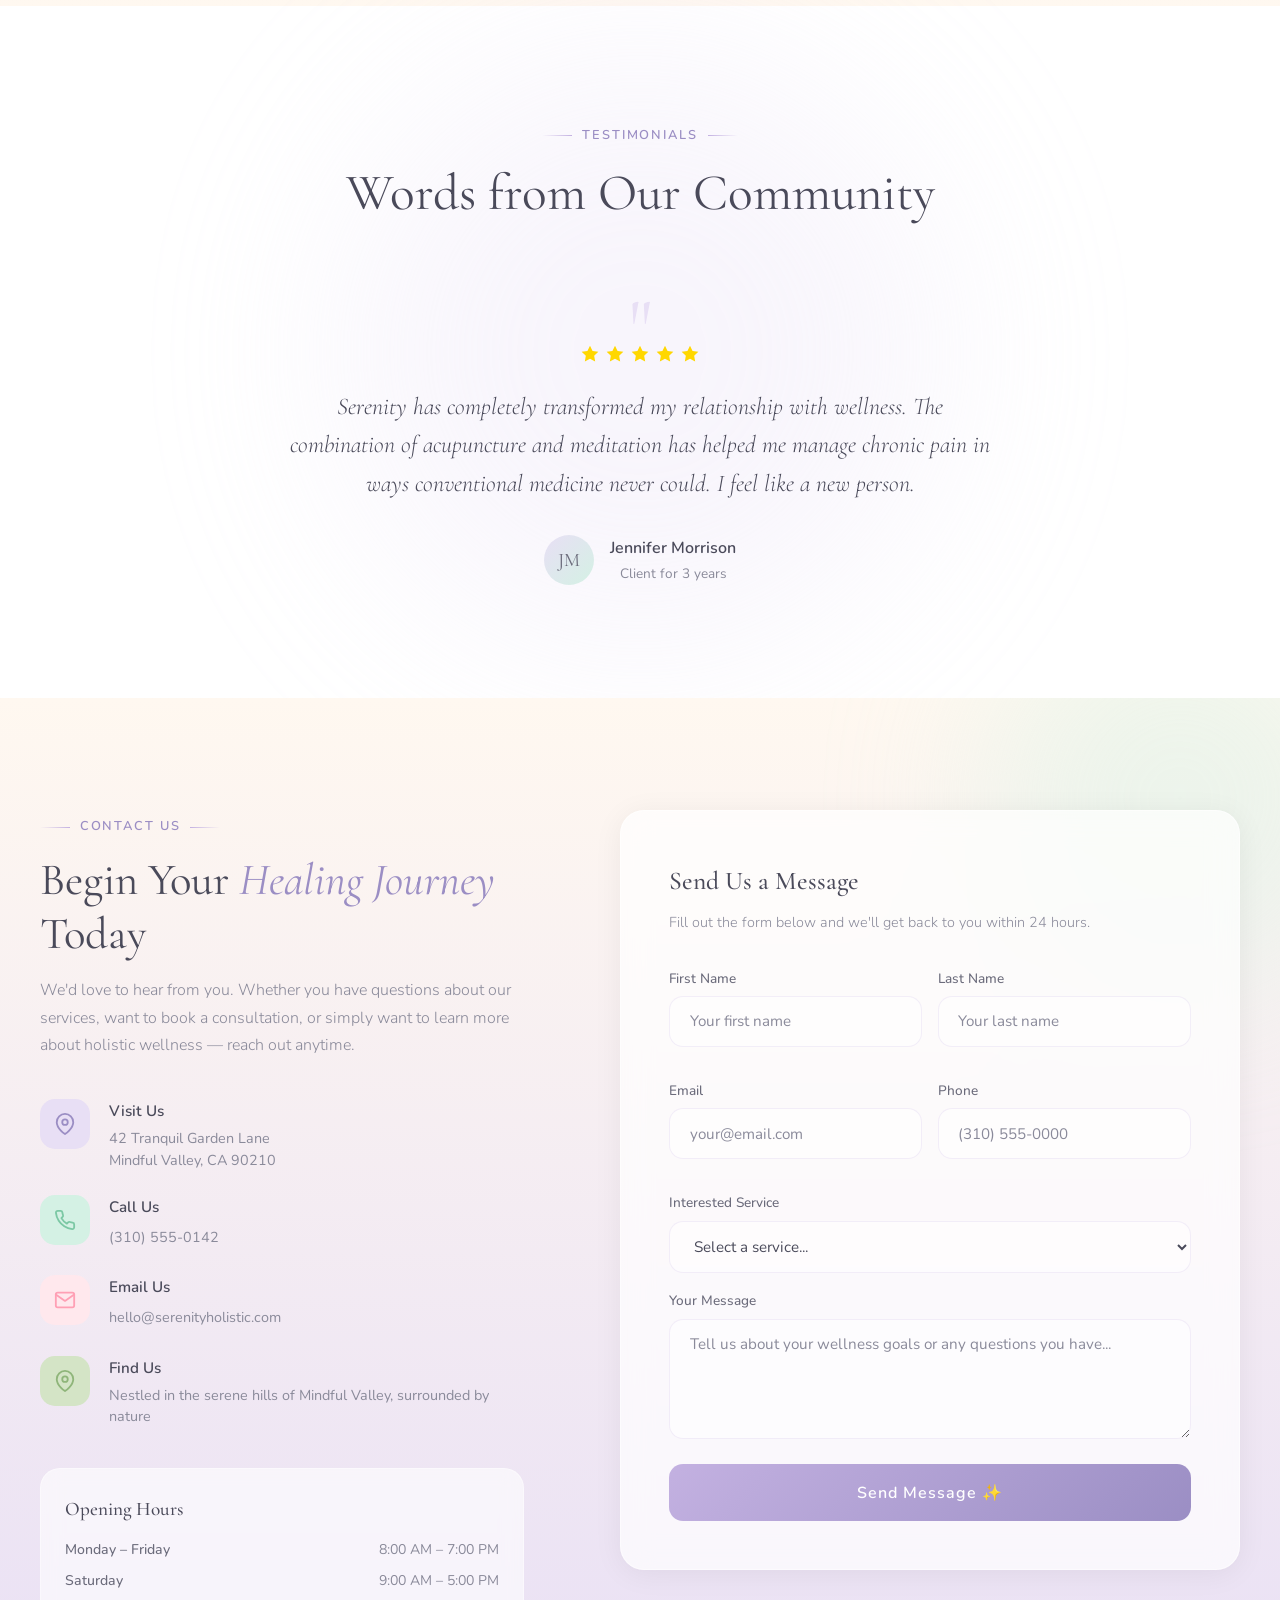
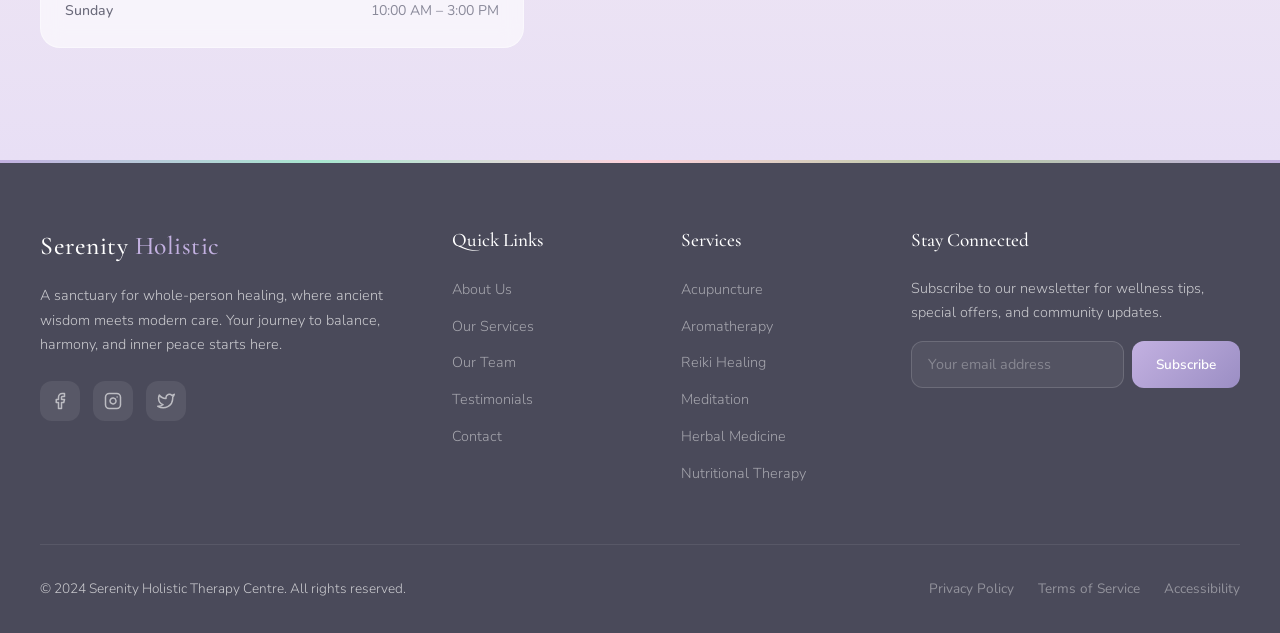
<file: landing-page/therapy.html>
<!DOCTYPE html>
<html lang="en">
<head>
    <meta charset="UTF-8">
    <meta name="viewport" content="width=device-width, initial-scale=1.0">
    <title>Serenity Holistic Therapy Centre</title>
    <link href="https://fonts.googleapis.com/css2?family=Cormorant+Garamond:ital,wght@0,300;0,400;0,500;0,600;1,300;1,400&family=Nunito:wght@300;400;500;600&display=swap" rel="stylesheet">
    <style>
        :root {
            --lavender: #C3B1E1;
            --lavender-light: #E8DFF5;
            --lavender-deep: #9B8EC4;
            --mint: #A8E6CF;
            --mint-light: #D4F1E4;
            --mint-deep: #7BC8A4;
            --blush: #FFD1DC;
            --blush-light: #FFE8ED;
            --blush-deep: #FFA0B5;
            --cream: #FFF8F0;
            --cream-dark: #F5EDE3;
            --sage: #B5C9A3;
            --sage-light: #D4E4C6;
            --text-dark: #4A4A5A;
            --text-medium: #6B6B7B;
            --text-light: #8A8A9A;
            --white: #FFFFFF;
            --shadow-soft: 0 4px 30px rgba(0, 0, 0, 0.06);
            --shadow-medium: 0 8px 40px rgba(0, 0, 0, 0.08);
        }

        * {
            margin: 0;
            padding: 0;
            box-sizing: border-box;
        }

        html {
            scroll-behavior: smooth;
            overflow-x: hidden;
        }

        body {
            font-family: 'Nunito', sans-serif;
            background-color: var(--cream);
            color: var(--text-dark);
            line-height: 1.7;
            overflow-x: hidden;
        }

        /* ===== FLOAT ANIMATION ===== */
        .float-up {
            opacity: 0;
            transform: translateY(80px);
            transition: opacity 0.9s cubic-bezier(0.22, 1, 0.36, 1),
                        transform 0.9s cubic-bezier(0.22, 1, 0.36, 1);
        }

        .float-up.visible {
            opacity: 1;
            transform: translateY(0);
        }

        .float-up.delay-1 { transition-delay: 0.15s; }
        .float-up.delay-2 { transition-delay: 0.3s; }
        .float-up.delay-3 { transition-delay: 0.45s; }
        .float-up.delay-4 { transition-delay: 0.6s; }
        .float-up.delay-5 { transition-delay: 0.75s; }

        /* ===== NAVIGATION ===== */
        nav {
            position: fixed;
            top: 0;
            left: 0;
            right: 0;
            z-index: 1000;
            padding: 1.2rem 3rem;
            display: flex;
            justify-content: space-between;
            align-items: center;
            transition: all 0.5s ease;
            background: rgba(255, 248, 240, 0.1);
            backdrop-filter: blur(10px);
            -webkit-backdrop-filter: blur(10px);
        }

        nav.scrolled {
            background: rgba(255, 248, 240, 0.92);
            backdrop-filter: blur(20px);
            -webkit-backdrop-filter: blur(20px);
            box-shadow: 0 2px 30px rgba(0, 0, 0, 0.05);
            padding: 0.8rem 3rem;
        }

        .logo {
            display: flex;
            align-items: center;
            gap: 0.8rem;
            text-decoration: none;
        }

        .logo-icon {
            width: 42px;
            height: 42px;
            position: relative;
        }

        .logo-icon svg {
            width: 100%;
            height: 100%;
        }

        .logo-text {
            font-family: 'Cormorant Garamond', serif;
            font-size: 1.5rem;
            font-weight: 500;
            color: var(--text-dark);
            letter-spacing: 0.02em;
        }

        .logo-text span {
            color: var(--lavender-deep);
        }

        .nav-links {
            display: flex;
            list-style: none;
            gap: 2.5rem;
            align-items: center;
        }

        .nav-links a {
            text-decoration: none;
            color: var(--text-medium);
            font-size: 0.92rem;
            font-weight: 500;
            letter-spacing: 0.04em;
            text-transform: uppercase;
            position: relative;
            transition: color 0.3s ease;
            padding: 0.3rem 0;
        }

        .nav-links a::after {
            content: '';
            position: absolute;
            bottom: -2px;
            left: 0;
            width: 0;
            height: 1.5px;
            background: linear-gradient(90deg, var(--lavender-deep), var(--mint-deep));
            transition: width 0.3s ease;
            border-radius: 1px;
        }

        .nav-links a:hover {
            color: var(--lavender-deep);
        }

        .nav-links a:hover::after {
            width: 100%;
        }

        .nav-cta {
            background: linear-gradient(135deg, var(--lavender), var(--lavender-deep));
            color: var(--white) !important;
            padding: 0.6rem 1.6rem !important;
            border-radius: 50px;
            text-transform: uppercase !important;
            font-size: 0.85rem !important;
            letter-spacing: 0.06em !important;
            transition: transform 0.3s ease, box-shadow 0.3s ease !important;
        }

        .nav-cta::after {
            display: none !important;
        }

        .nav-cta:hover {
            transform: translateY(-2px);
            box-shadow: 0 6px 20px rgba(155, 142, 196, 0.35);
            color: var(--white) !important;
        }

        /* Mobile Menu */
        .hamburger {
            display: none;
            flex-direction: column;
            gap: 5px;
            cursor: pointer;
            padding: 5px;
            z-index: 1001;
        }

        .hamburger span {
            width: 28px;
            height: 2px;
            background: var(--text-dark);
            border-radius: 2px;
            transition: all 0.3s ease;
        }

        .hamburger.active span:nth-child(1) {
            transform: rotate(45deg) translate(5px, 5px);
        }
        .hamburger.active span:nth-child(2) {
            opacity: 0;
        }
        .hamburger.active span:nth-child(3) {
            transform: rotate(-45deg) translate(5px, -5px);
        }

        /* ===== HERO SECTION ===== */
        .hero {
            min-height: 100vh;
            display: flex;
            align-items: center;
            justify-content: center;
            position: relative;
            overflow: hidden;
            background: linear-gradient(170deg, var(--cream) 0%, var(--lavender-light) 40%, var(--mint-light) 70%, var(--blush-light) 100%);
        }

        .hero-bg-shapes {
            position: absolute;
            inset: 0;
            overflow: hidden;
            pointer-events: none;
        }

        .hero-shape {
            position: absolute;
            border-radius: 50%;
            filter: blur(60px);
            opacity: 0.4;
            animation: floatShape 20s ease-in-out infinite;
        }

        .hero-shape:nth-child(1) {
            width: 500px;
            height: 500px;
            background: var(--lavender);
            top: -10%;
            right: -5%;
            animation-delay: 0s;
        }

        .hero-shape:nth-child(2) {
            width: 400px;
            height: 400px;
            background: var(--mint);
            bottom: -5%;
            left: -5%;
            animation-delay: -7s;
        }

        .hero-shape:nth-child(3) {
            width: 350px;
            height: 350px;
            background: var(--blush);
            top: 40%;
            left: 50%;
            animation-delay: -14s;
        }

        .hero-shape:nth-child(4) {
            width: 250px;
            height: 250px;
            background: var(--sage);
            top: 20%;
            left: 10%;
            animation-delay: -3s;
            opacity: 0.25;
        }

        @keyframes floatShape {
            0%, 100% { transform: translate(0, 0) scale(1); }
            25% { transform: translate(30px, -40px) scale(1.05); }
            50% { transform: translate(-20px, 20px) scale(0.95); }
            75% { transform: translate(15px, 30px) scale(1.02); }
        }

        .hero-content {
            text-align: center;
            z-index: 2;
            padding: 2rem;
            max-width: 850px;
        }

        .hero-badge {
            display: inline-flex;
            align-items: center;
            gap: 0.5rem;
            background: rgba(255, 255, 255, 0.6);
            backdrop-filter: blur(10px);
            padding: 0.5rem 1.2rem;
            border-radius: 50px;
            font-size: 0.85rem;
            color: var(--lavender-deep);
            font-weight: 500;
            letter-spacing: 0.08em;
            text-transform: uppercase;
            margin-bottom: 2rem;
            border: 1px solid rgba(195, 177, 225, 0.3);
        }

        .hero-badge .dot {
            width: 8px;
            height: 8px;
            background: var(--mint-deep);
            border-radius: 50%;
            animation: pulse 2s ease-in-out infinite;
        }

        @keyframes pulse {
            0%, 100% { opacity: 1; transform: scale(1); }
            50% { opacity: 0.5; transform: scale(1.3); }
        }

        .hero h1 {
            font-family: 'Cormorant Garamond', serif;
            font-size: clamp(2.8rem, 6vw, 5rem);
            font-weight: 300;
            line-height: 1.15;
            color: var(--text-dark);
            margin-bottom: 1.5rem;
            letter-spacing: -0.02em;
        }

        .hero h1 em {
            font-style: italic;
            background: linear-gradient(135deg, var(--lavender-deep), var(--mint-deep));
            -webkit-background-clip: text;
            -webkit-text-fill-color: transparent;
            background-clip: text;
        }

        .hero p {
            font-size: 1.15rem;
            color: var(--text-medium);
            max-width: 600px;
            margin: 0 auto 2.5rem;
            line-height: 1.8;
            font-weight: 300;
        }

        .hero-buttons {
            display: flex;
            gap: 1.2rem;
            justify-content: center;
            flex-wrap: wrap;
        }

        .btn {
            display: inline-flex;
            align-items: center;
            gap: 0.5rem;
            padding: 1rem 2.2rem;
            border-radius: 50px;
            font-family: 'Nunito', sans-serif;
            font-size: 0.95rem;
            font-weight: 600;
            letter-spacing: 0.04em;
            text-decoration: none;
            transition: all 0.4s cubic-bezier(0.22, 1, 0.36, 1);
            cursor: pointer;
            border: none;
        }

        .btn-primary {
            background: linear-gradient(135deg, var(--lavender), var(--lavender-deep));
            color: var(--white);
            box-shadow: 0 4px 20px rgba(155, 142, 196, 0.3);
        }

        .btn-primary:hover {
            transform: translateY(-3px);
            box-shadow: 0 8px 30px rgba(155, 142, 196, 0.45);
        }

        .btn-secondary {
            background: rgba(255, 255, 255, 0.5);
            color: var(--text-dark);
            border: 1.5px solid rgba(195, 177, 225, 0.4);
            backdrop-filter: blur(10px);
        }

        .btn-secondary:hover {
            background: rgba(255, 255, 255, 0.8);
            transform: translateY(-3px);
            box-shadow: var(--shadow-soft);
        }

        .hero-scroll {
            position: absolute;
            bottom: 2.5rem;
            left: 50%;
            transform: translateX(-50%);
            display: flex;
            flex-direction: column;
            align-items: center;
            gap: 0.5rem;
            color: var(--text-light);
            font-size: 0.75rem;
            letter-spacing: 0.15em;
            text-transform: uppercase;
            animation: scrollBounce 2s ease-in-out infinite;
        }

        .scroll-line {
            width: 1px;
            height: 40px;
            background: linear-gradient(to bottom, var(--text-light), transparent);
            animation: scrollLine 2s ease-in-out infinite;
        }

        @keyframes scrollBounce {
            0%, 100% { transform: translateX(-50%) translateY(0); }
            50% { transform: translateX(-50%) translateY(8px); }
        }

        @keyframes scrollLine {
            0% { opacity: 0; transform: scaleY(0); transform-origin: top; }
            50% { opacity: 1; transform: scaleY(1); transform-origin: top; }
            100% { opacity: 0; transform: scaleY(0); transform-origin: bottom; }
        }

        /* ===== SECTION STYLES ===== */
        section {
            padding: 7rem 2rem;
            position: relative;
        }

        .section-container {
            max-width: 1200px;
            margin: 0 auto;
        }

        .section-header {
            text-align: center;
            margin-bottom: 4rem;
        }

        .section-label {
            display: inline-flex;
            align-items: center;
            gap: 0.6rem;
            font-size: 0.8rem;
            font-weight: 600;
            letter-spacing: 0.15em;
            text-transform: uppercase;
            color: var(--lavender-deep);
            margin-bottom: 1rem;
        }

        .section-label::before,
        .section-label::after {
            content: '';
            width: 30px;
            height: 1px;
            background: linear-gradient(90deg, transparent, var(--lavender));
        }

        .section-label::after {
            background: linear-gradient(90deg, var(--lavender), transparent);
        }

        .section-title {
            font-family: 'Cormorant Garamond', serif;
            font-size: clamp(2rem, 4vw, 3.2rem);
            font-weight: 400;
            color: var(--text-dark);
            line-height: 1.2;
            margin-bottom: 1rem;
        }

        .section-subtitle {
            font-size: 1.05rem;
            color: var(--text-light);
            max-width: 550px;
            margin: 0 auto;
            font-weight: 300;
            line-height: 1.7;
        }

        /* ===== ABOUT SECTION ===== */
        .about {
            background: var(--white);
            position: relative;
            overflow: hidden;
        }

        .about::before {
            content: '';
            position: absolute;
            top: -100px;
            left: -100px;
            width: 400px;
            height: 400px;
            background: var(--lavender-light);
            border-radius: 50%;
            filter: blur(80px);
            opacity: 0.5;
        }

        .about-grid {
            display: grid;
            grid-template-columns: 1fr 1fr;
            gap: 5rem;
            align-items: center;
        }

        .about-image-wrapper {
            position: relative;
        }

        .about-image {
            width: 100%;
            aspect-ratio: 4/5;
            border-radius: 200px 200px 100px 100px;
            overflow: hidden;
            position: relative;
            box-shadow: var(--shadow-medium);
        }

        .about-image-bg {
            width: 100%;
            height: 100%;
            background: linear-gradient(135deg, var(--lavender-light) 0%, var(--mint-light) 50%, var(--blush-light) 100%);
            display: flex;
            align-items: center;
            justify-content: center;
        }

        .about-image-icon {
            width: 120px;
            height: 120px;
            opacity: 0.3;
        }

        .about-image-accent {
            position: absolute;
            bottom: -20px;
            right: -20px;
            width: 150px;
            height: 150px;
            background: var(--mint-light);
            border-radius: 50%;
            z-index: -1;
        }

        .about-floating-card {
            position: absolute;
            bottom: 30px;
            left: -30px;
            background: rgba(255, 255, 255, 0.9);
            backdrop-filter: blur(15px);
            padding: 1.2rem 1.8rem;
            border-radius: 20px;
            box-shadow: var(--shadow-soft);
            display: flex;
            align-items: center;
            gap: 1rem;
            border: 1px solid rgba(255, 255, 255, 0.5);
        }

        .floating-card-icon {
            width: 50px;
            height: 50px;
            background: linear-gradient(135deg, var(--mint), var(--mint-deep));
            border-radius: 15px;
            display: flex;
            align-items: center;
            justify-content: center;
        }

        .floating-card-icon svg {
            width: 24px;
            height: 24px;
            stroke: white;
        }

        .floating-card-text h4 {
            font-size: 1.1rem;
            font-weight: 700;
            color: var(--text-dark);
        }

        .floating-card-text p {
            font-size: 0.8rem;
            color: var(--text-light);
        }

        .about-content h2 {
            font-family: 'Cormorant Garamond', serif;
            font-size: clamp(2rem, 3.5vw, 2.8rem);
            font-weight: 400;
            color: var(--text-dark);
            margin-bottom: 1.5rem;
            line-height: 1.2;
        }

        .about-content h2 em {
            font-style: italic;
            color: var(--lavender-deep);
        }

        .about-content > p {
            color: var(--text-medium);
            margin-bottom: 1.5rem;
            font-weight: 300;
            line-height: 1.8;
        }

        .about-features {
            display: grid;
            grid-template-columns: 1fr 1fr;
            gap: 1.2rem;
            margin-top: 2rem;
        }

        .about-feature {
            display: flex;
            align-items: center;
            gap: 0.8rem;
            padding: 0.8rem 1rem;
            background: var(--cream);
            border-radius: 12px;
            transition: transform 0.3s ease;
        }

        .about-feature:hover {
            transform: translateX(5px);
        }

        .about-feature .icon {
            width: 36px;
            height: 36px;
            border-radius: 10px;
            display: flex;
            align-items: center;
            justify-content: center;
            flex-shrink: 0;
        }

        .about-feature .icon svg {
            width: 18px;
            height: 18px;
        }

        .about-feature span {
            font-size: 0.88rem;
            font-weight: 500;
            color: var(--text-dark);
        }

        /* ===== SERVICES SECTION ===== */
        .services {
            background: linear-gradient(180deg, var(--cream) 0%, var(--lavender-light) 50%, var(--cream) 100%);
        }

        .services-grid {
            display: grid;
            grid-template-columns: repeat(3, 1fr);
            gap: 2rem;
        }

        .service-card {
            background: rgba(255, 255, 255, 0.7);
            backdrop-filter: blur(15px);
            border-radius: 24px;
            padding: 2.5rem 2rem;
            text-align: center;
            transition: all 0.5s cubic-bezier(0.22, 1, 0.36, 1);
            border: 1px solid rgba(255, 255, 255, 0.5);
            position: relative;
            overflow: hidden;
        }

        .service-card::before {
            content: '';
            position: absolute;
            top: 0;
            left: 0;
            right: 0;
            height: 3px;
            border-radius: 24px 24px 0 0;
            transition: height 0.4s ease;
        }

        .service-card:nth-child(1)::before { background: linear-gradient(90deg, var(--lavender), var(--lavender-deep)); }
        .service-card:nth-child(2)::before { background: linear-gradient(90deg, var(--mint), var(--mint-deep)); }
        .service-card:nth-child(3)::before { background: linear-gradient(90deg, var(--blush), var(--blush-deep)); }
        .service-card:nth-child(4)::before { background: linear-gradient(90deg, var(--sage), #8FB57A); }
        .service-card:nth-child(5)::before { background: linear-gradient(90deg, var(--lavender), var(--blush)); }
        .service-card:nth-child(6)::before { background: linear-gradient(90deg, var(--mint), var(--lavender)); }

        .service-card:hover {
            transform: translateY(-10px);
            box-shadow: var(--shadow-medium);
            background: rgba(255, 255, 255, 0.9);
        }

        .service-card:hover::before {
            height: 5px;
        }

        .service-icon {
            width: 80px;
            height: 80px;
            border-radius: 25px;
            display: flex;
            align-items: center;
            justify-content: center;
            margin: 0 auto 1.5rem;
            transition: transform 0.4s ease;
        }

        .service-card:hover .service-icon {
            transform: scale(1.1) rotate(5deg);
        }

        .service-icon svg {
            width: 36px;
            height: 36px;
        }

        .service-card:nth-child(1) .service-icon { background: linear-gradient(135deg, var(--lavender-light), var(--lavender)); }
        .service-card:nth-child(2) .service-icon { background: linear-gradient(135deg, var(--mint-light), var(--mint)); }
        .service-card:nth-child(3) .service-icon { background: linear-gradient(135deg, var(--blush-light), var(--blush)); }
        .service-card:nth-child(4) .service-icon { background: linear-gradient(135deg, var(--sage-light), var(--sage)); }
        .service-card:nth-child(5) .service-icon { background: linear-gradient(135deg, var(--blush-light), var(--lavender-light)); }
        .service-card:nth-child(6) .service-icon { background: linear-gradient(135deg, var(--mint-light), var(--lavender-light)); }

        .service-card h3 {
            font-family: 'Cormorant Garamond', serif;
            font-size: 1.4rem;
            font-weight: 500;
            color: var(--text-dark);
            margin-bottom: 0.8rem;
        }

        .service-card p {
            font-size: 0.92rem;
            color: var(--text-light);
            line-height: 1.7;
            font-weight: 300;
        }

        .service-tag {
            display: inline-block;
            margin-top: 1.2rem;
            padding: 0.4rem 1rem;
            border-radius: 50px;
            font-size: 0.75rem;
            font-weight: 600;
            letter-spacing: 0.08em;
            text-transform: uppercase;
        }

        .service-card:nth-child(1) .service-tag { background: var(--lavender-light); color: var(--lavender-deep); }
        .service-card:nth-child(2) .service-tag { background: var(--mint-light); color: var(--mint-deep); }
        .service-card:nth-child(3) .service-tag { background: var(--blush-light); color: var(--blush-deep); }
        .service-card:nth-child(4) .service-tag { background: var(--sage-light); color: #6B9B52; }
        .service-card:nth-child(5) .service-tag { background: var(--blush-light); color: var(--lavender-deep); }
        .service-card:nth-child(6) .service-tag { background: var(--mint-light); color: var(--lavender-deep); }

        /* ===== PHILOSOPHY SECTION ===== */
        .philosophy {
            background: var(--white);
            position: relative;
            overflow: hidden;
        }

        .philosophy::after {
            content: '';
            position: absolute;
            bottom: -80px;
            right: -80px;
            width: 350px;
            height: 350px;
            background: var(--blush-light);
            border-radius: 50%;
            filter: blur(80px);
            opacity: 0.4;
        }

        .philosophy-content {
            display: grid;
            grid-template-columns: 1fr 1fr 1fr;
            gap: 3rem;
            text-align: center;
        }

        .philosophy-item {
            padding: 2rem;
            position: relative;
        }

        .philosophy-number {
            font-family: 'Cormorant Garamond', serif;
            font-size: 4rem;
            font-weight: 300;
            line-height: 1;
            margin-bottom: 1rem;
            opacity: 0.15;
        }

        .philosophy-item:nth-child(1) .philosophy-number { color: var(--lavender-deep); }
        .philosophy-item:nth-child(2) .philosophy-number { color: var(--mint-deep); }
        .philosophy-item:nth-child(3) .philosophy-number { color: var(--blush-deep); }

        .philosophy-item h3 {
            font-family: 'Cormorant Garamond', serif;
            font-size: 1.5rem;
            font-weight: 500;
            color: var(--text-dark);
            margin-bottom: 0.8rem;
        }

        .philosophy-item p {
            font-size: 0.95rem;
            color: var(--text-light);
            line-height: 1.7;
            font-weight: 300;
        }

        /* ===== TEAM SECTION ===== */
        .team {
            background: linear-gradient(180deg, var(--cream) 0%, var(--mint-light) 50%, var(--cream) 100%);
        }

        .team-grid {
            display: grid;
            grid-template-columns: repeat(3, 1fr);
            gap: 2.5rem;
        }

        .team-card {
            text-align: center;
            padding: 2rem;
            background: rgba(255, 255, 255, 0.6);
            backdrop-filter: blur(10px);
            border-radius: 24px;
            border: 1px solid rgba(255, 255, 255, 0.4);
            transition: all 0.5s cubic-bezier(0.22, 1, 0.36, 1);
        }

        .team-card:hover {
            transform: translateY(-8px);
            box-shadow: var(--shadow-medium);
            background: rgba(255, 255, 255, 0.85);
        }

        .team-avatar {
            width: 140px;
            height: 140px;
            border-radius: 50%;
            margin: 0 auto 1.5rem;
            position: relative;
            overflow: hidden;
        }

        .team-avatar-bg {
            width: 100%;
            height: 100%;
            display: flex;
            align-items: center;
            justify-content: center;
            font-family: 'Cormorant Garamond', serif;
            font-size: 2.5rem;
            font-weight: 400;
            color: var(--white);
        }

        .team-card:nth-child(1) .team-avatar-bg { background: linear-gradient(135deg, var(--lavender), var(--lavender-deep)); }
        .team-card:nth-child(2) .team-avatar-bg { background: linear-gradient(135deg, var(--mint), var(--mint-deep)); }
        .team-card:nth-child(3) .team-avatar-bg { background: linear-gradient(135deg, var(--blush), var(--blush-deep)); }

        .team-avatar-ring {
            position: absolute;
            inset: -4px;
            border-radius: 50%;
            border: 2px solid rgba(255, 255, 255, 0.5);
        }

        .team-card h3 {
            font-family: 'Cormorant Garamond', serif;
            font-size: 1.4rem;
            font-weight: 500;
            color: var(--text-dark);
            margin-bottom: 0.3rem;
        }

        .team-role {
            font-size: 0.85rem;
            color: var(--lavender-deep);
            font-weight: 600;
            letter-spacing: 0.06em;
            text-transform: uppercase;
            margin-bottom: 1rem;
        }

        .team-card p {
            font-size: 0.92rem;
            color: var(--text-light);
            line-height: 1.7;
            font-weight: 300;
        }

        .team-socials {
            display: flex;
            justify-content: center;
            gap: 0.8rem;
            margin-top: 1.2rem;
        }

        .team-social {
            width: 36px;
            height: 36px;
            border-radius: 50%;
            background: var(--cream);
            display: flex;
            align-items: center;
            justify-content: center;
            transition: all 0.3s ease;
            cursor: pointer;
        }

        .team-social:hover {
            background: var(--lavender-light);
            transform: translateY(-2px);
        }

        .team-social svg {
            width: 16px;
            height: 16px;
            stroke: var(--text-light);
        }

        /* ===== TESTIMONIALS ===== */
        .testimonials {
            background: var(--white);
            position: relative;
        }

        .testimonials::before {
            content: '';
            position: absolute;
            top: 50%;
            left: 50%;
            transform: translate(-50%, -50%);
            width: 600px;
            height: 600px;
            background: var(--lavender-light);
            border-radius: 50%;
            filter: blur(100px);
            opacity: 0.3;
        }

        .testimonial-card {
            max-width: 700px;
            margin: 0 auto;
            text-align: center;
            position: relative;
        }

        .testimonial-quote {
            font-size: 5rem;
            line-height: 1;
            color: var(--lavender-light);
            font-family: 'Cormorant Garamond', serif;
            margin-bottom: -1.5rem;
        }

        .testimonial-card blockquote {
            font-family: 'Cormorant Garamond', serif;
            font-size: 1.5rem;
            font-weight: 300;
            font-style: italic;
            color: var(--text-dark);
            line-height: 1.6;
            margin-bottom: 2rem;
        }

        .testimonial-author {
            display: flex;
            align-items: center;
            justify-content: center;
            gap: 1rem;
        }

        .testimonial-author-avatar {
            width: 50px;
            height: 50px;
            border-radius: 50%;
            background: linear-gradient(135deg, var(--lavender-light), var(--mint-light));
            display: flex;
            align-items: center;
            justify-content: center;
            font-family: 'Cormorant Garamond', serif;
            font-size: 1.2rem;
            color: var(--text-medium);
        }

        .testimonial-author-info h4 {
            font-size: 1rem;
            font-weight: 600;
            color: var(--text-dark);
        }

        .testimonial-author-info p {
            font-size: 0.85rem;
            color: var(--text-light);
        }

        .testimonial-stars {
            display: flex;
            justify-content: center;
            gap: 0.3rem;
            margin-bottom: 1.5rem;
        }

        .testimonial-stars svg {
            width: 20px;
            height: 20px;
            fill: #FFD700;
        }

        /* ===== CONTACT SECTION ===== */
        .contact {
            background: linear-gradient(180deg, var(--cream) 0%, var(--lavender-light) 100%);
            position: relative;
            overflow: hidden;
        }

        .contact::before {
            content: '';
            position: absolute;
            top: -100px;
            right: -100px;
            width: 400px;
            height: 400px;
            background: var(--mint-light);
            border-radius: 50%;
            filter: blur(80px);
            opacity: 0.4;
        }

        .contact-grid {
            display: grid;
            grid-template-columns: 1fr 1.2fr;
            gap: 4rem;
            align-items: start;
        }

        .contact-info {
            padding-right: 2rem;
        }

        .contact-info h2 {
            font-family: 'Cormorant Garamond', serif;
            font-size: clamp(2rem, 3.5vw, 2.8rem);
            font-weight: 400;
            color: var(--text-dark);
            margin-bottom: 1rem;
            line-height: 1.2;
        }

        .contact-info h2 em {
            font-style: italic;
            color: var(--lavender-deep);
        }

        .contact-info > p {
            color: var(--text-light);
            margin-bottom: 2.5rem;
            font-weight: 300;
            line-height: 1.7;
        }

        .contact-details {
            display: flex;
            flex-direction: column;
            gap: 1.5rem;
        }

        .contact-detail {
            display: flex;
            align-items: flex-start;
            gap: 1.2rem;
        }

        .contact-detail-icon {
            width: 50px;
            height: 50px;
            border-radius: 15px;
            display: flex;
            align-items: center;
            justify-content: center;
            flex-shrink: 0;
        }

        .contact-detail:nth-child(1) .contact-detail-icon { background: var(--lavender-light); }
        .contact-detail:nth-child(2) .contact-detail-icon { background: var(--mint-light); }
        .contact-detail:nth-child(3) .contact-detail-icon { background: var(--blush-light); }
        .contact-detail:nth-child(4) .contact-detail-icon { background: var(--sage-light); }

        .contact-detail-icon svg {
            width: 22px;
            height: 22px;
        }

        .contact-detail h4 {
            font-size: 0.95rem;
            font-weight: 600;
            color: var(--text-dark);
            margin-bottom: 0.2rem;
        }

        .contact-detail p, .contact-detail a {
            font-size: 0.9rem;
            color: var(--text-light);
            text-decoration: none;
            transition: color 0.3s ease;
            line-height: 1.5;
        }

        .contact-detail a:hover {
            color: var(--lavender-deep);
        }

        .contact-hours {
            margin-top: 2.5rem;
            padding: 1.5rem;
            background: rgba(255, 255, 255, 0.6);
            backdrop-filter: blur(10px);
            border-radius: 20px;
            border: 1px solid rgba(255, 255, 255, 0.4);
        }

        .contact-hours h4 {
            font-family: 'Cormorant Garamond', serif;
            font-size: 1.2rem;
            font-weight: 500;
            color: var(--text-dark);
            margin-bottom: 0.8rem;
        }

        .hours-grid {
            display: grid;
            gap: 0.4rem;
        }

        .hours-row {
            display: flex;
            justify-content: space-between;
            font-size: 0.88rem;
        }

        .hours-row .day {
            color: var(--text-medium);
            font-weight: 500;
        }

        .hours-row .time {
            color: var(--text-light);
        }

        /* Contact Form */
        .contact-form-wrapper {
            background: rgba(255, 255, 255, 0.7);
            backdrop-filter: blur(15px);
            border-radius: 24px;
            padding: 3rem;
            border: 1px solid rgba(255, 255, 255, 0.5);
            box-shadow: var(--shadow-soft);
        }

        .contact-form-wrapper h3 {
            font-family: 'Cormorant Garamond', serif;
            font-size: 1.6rem;
            font-weight: 500;
            color: var(--text-dark);
            margin-bottom: 0.5rem;
        }

        .contact-form-wrapper > p {
            font-size: 0.9rem;
            color: var(--text-light);
            margin-bottom: 2rem;
            font-weight: 300;
        }

        .form-row {
            display: grid;
            grid-template-columns: 1fr 1fr;
            gap: 1rem;
            margin-bottom: 1rem;
        }

        .form-group {
            margin-bottom: 1rem;
        }

        .form-group label {
            display: block;
            font-size: 0.85rem;
            font-weight: 500;
            color: var(--text-medium);
            margin-bottom: 0.4rem;
        }

        .form-group input,
        .form-group select,
        .form-group textarea {
            width: 100%;
            padding: 0.9rem 1.2rem;
            border: 1.5px solid rgba(195, 177, 225, 0.2);
            border-radius: 14px;
            font-family: 'Nunito', sans-serif;
            font-size: 0.95rem;
            color: var(--text-dark);
            background: rgba(255, 255, 255, 0.5);
            transition: all 0.3s ease;
            outline: none;
        }

        .form-group input:focus,
        .form-group select:focus,
        .form-group textarea:focus {
            border-color: var(--lavender);
            box-shadow: 0 0 0 4px rgba(195, 177, 225, 0.15);
            background: var(--white);
        }

        .form-group input::placeholder,
        .form-group textarea::placeholder {
            color: var(--text-light);
        }

        .form-group textarea {
            resize: vertical;
            min-height: 120px;
        }

        .form-submit {
            width: 100%;
            padding: 1.1rem;
            background: linear-gradient(135deg, var(--lavender), var(--lavender-deep));
            color: var(--white);
            border: none;
            border-radius: 14px;
            font-family: 'Nunito', sans-serif;
            font-size: 1rem;
            font-weight: 600;
            letter-spacing: 0.06em;
            cursor: pointer;
            transition: all 0.4s cubic-bezier(0.22, 1, 0.36, 1);
            position: relative;
            overflow: hidden;
        }

        .form-submit:hover {
            transform: translateY(-3px);
            box-shadow: 0 8px 30px rgba(155, 142, 196, 0.4);
        }

        .form-submit::after {
            content: '';
            position: absolute;
            inset: 0;
            background: linear-gradient(135deg, transparent, rgba(255,255,255,0.2));
            opacity: 0;
            transition: opacity 0.3s ease;
        }

        .form-submit:hover::after {
            opacity: 1;
        }

        /* ===== FOOTER ===== */
        footer {
            background: var(--text-dark);
            color: rgba(255, 255, 255, 0.7);
            padding: 4rem 2rem 2rem;
            position: relative;
            overflow: hidden;
        }

        footer::before {
            content: '';
            position: absolute;
            top: 0;
            left: 0;
            right: 0;
            height: 3px;
            background: linear-gradient(90deg, var(--lavender), var(--mint), var(--blush), var(--sage), var(--lavender));
        }

        .footer-grid {
            max-width: 1200px;
            margin: 0 auto;
            display: grid;
            grid-template-columns: 2fr 1fr 1fr 1.5fr;
            gap: 3rem;
            margin-bottom: 3rem;
        }

        .footer-brand .logo-text {
            color: var(--white);
            font-size: 1.6rem;
            margin-bottom: 1rem;
            display: block;
        }

        .footer-brand p {
            font-size: 0.9rem;
            line-height: 1.7;
            margin-bottom: 1.5rem;
            font-weight: 300;
        }

        .footer-socials {
            display: flex;
            gap: 0.8rem;
        }

        .footer-social {
            width: 40px;
            height: 40px;
            border-radius: 12px;
            background: rgba(255, 255, 255, 0.08);
            display: flex;
            align-items: center;
            justify-content: center;
            transition: all 0.3s ease;
            cursor: pointer;
        }

        .footer-social:hover {
            background: rgba(255, 255, 255, 0.15);
            transform: translateY(-2px);
        }

        .footer-social svg {
            width: 18px;
            height: 18px;
            stroke: rgba(255, 255, 255, 0.6);
        }

        .footer-col h4 {
            font-family: 'Cormorant Garamond', serif;
            font-size: 1.2rem;
            font-weight: 500;
            color: var(--white);
            margin-bottom: 1.2rem;
        }

        .footer-col ul {
            list-style: none;
        }

        .footer-col ul li {
            margin-bottom: 0.6rem;
        }

        .footer-col ul li a {
            color: rgba(255, 255, 255, 0.5);
            text-decoration: none;
            font-size: 0.9rem;
            font-weight: 300;
            transition: color 0.3s ease;
        }

        .footer-col ul li a:hover {
            color: var(--lavender);
        }

        .footer-newsletter p {
            font-size: 0.9rem;
            margin-bottom: 1rem;
            font-weight: 300;
        }

        .newsletter-form {
            display: flex;
            gap: 0.5rem;
        }

        .newsletter-form input {
            flex: 1;
            padding: 0.8rem 1rem;
            border: 1px solid rgba(255, 255, 255, 0.15);
            border-radius: 12px;
            background: rgba(255, 255, 255, 0.05);
            color: var(--white);
            font-family: 'Nunito', sans-serif;
            font-size: 0.9rem;
            outline: none;
            transition: border-color 0.3s ease;
        }

        .newsletter-form input::placeholder {
            color: rgba(255, 255, 255, 0.3);
        }

        .newsletter-form input:focus {
            border-color: var(--lavender);
        }

        .newsletter-form button {
            padding: 0.8rem 1.5rem;
            background: linear-gradient(135deg, var(--lavender), var(--lavender-deep));
            border: none;
            border-radius: 12px;
            color: var(--white);
            font-family: 'Nunito', sans-serif;
            font-size: 0.85rem;
            font-weight: 600;
            cursor: pointer;
            transition: all 0.3s ease;
            white-space: nowrap;
        }

        .newsletter-form button:hover {
            transform: translateY(-2px);
            box-shadow: 0 4px 15px rgba(155, 142, 196, 0.4);
        }

        .footer-bottom {
            max-width: 1200px;
            margin: 0 auto;
            padding-top: 2rem;
            border-top: 1px solid rgba(255, 255, 255, 0.08);
            display: flex;
            justify-content: space-between;
            align-items: center;
            flex-wrap: wrap;
            gap: 1rem;
        }

        .footer-bottom p {
            font-size: 0.85rem;
            font-weight: 300;
        }

        .footer-bottom-links {
            display: flex;
            gap: 1.5rem;
        }

        .footer-bottom-links a {
            color: rgba(255, 255, 255, 0.4);
            text-decoration: none;
            font-size: 0.85rem;
            transition: color 0.3s ease;
        }

        .footer-bottom-links a:hover {
            color: var(--lavender);
        }

        /* ===== RESPONSIVE ===== */
        @media (max-width: 1024px) {
            .about-grid {
                gap: 3rem;
            }

            .services-grid {
                grid-template-columns: repeat(2, 1fr);
            }

            .team-grid {
                grid-template-columns: repeat(2, 1fr);
            }

            .footer-grid {
                grid-template-columns: 1fr 1fr;
            }
        }

        @media (max-width: 768px) {
            nav {
                padding: 1rem 1.5rem;
            }

            .nav-links {
                position: fixed;
                top: 0;
                right: -100%;
                width: 75%;
                max-width: 350px;
                height: 100vh;
                background: rgba(255, 248, 240, 0.98);
                backdrop-filter: blur(20px);
                flex-direction: column;
                justify-content: center;
                padding: 2rem;
                gap: 1.8rem;
                transition: right 0.4s cubic-bezier(0.22, 1, 0.36, 1);
                box-shadow: -10px 0 40px rgba(0, 0, 0, 0.1);
            }

            .nav-links.active {
                right: 0;
            }

            .hamburger {
                display: flex;
            }

            .about-grid {
                grid-template-columns: 1fr;
                gap: 2.5rem;
            }

            .about-image-wrapper {
                max-width: 350px;
                margin: 0 auto;
            }

            .about-floating-card {
                left: 10px;
                bottom: 10px;
            }

            .services-grid {
                grid-template-columns: 1fr;
                max-width: 400px;
                margin: 0 auto;
            }

            .philosophy-content {
                grid-template-columns: 1fr;
                gap: 2rem;
            }

            .team-grid {
                grid-template-columns: 1fr;
                max-width: 350px;
                margin: 0 auto;
            }

            .contact-grid {
                grid-template-columns: 1fr;
                gap: 2.5rem;
            }

            .contact-info {
                padding-right: 0;
            }

            .form-row {
                grid-template-columns: 1fr;
            }

            .contact-form-wrapper {
                padding: 2rem;
            }

            .footer-grid {
                grid-template-columns: 1fr;
                gap: 2rem;
            }

            .footer-bottom {
                flex-direction: column;
                text-align: center;
            }

            section {
                padding: 5rem 1.5rem;
            }
        }

        @media (max-width: 480px) {
            .hero-buttons {
                flex-direction: column;
                align-items: center;
            }

            .btn {
                width: 100%;
                max-width: 280px;
                justify-content: center;
            }

            .about-features {
                grid-template-columns: 1fr;
            }
        }
    </style>
</head>
<body>

    <!-- Navigation -->
    <nav id="navbar">
        <a href="#" class="logo">
            <div class="logo-icon">
                <svg viewBox="0 0 42 42" fill="none" xmlns="http://www.w3.org/2000/svg">
                    <circle cx="21" cy="21" r="20" stroke="#9B8EC4" stroke-width="1.5" fill="none"/>
                    <path d="M21 8C21 8 14 15 14 22C14 26.4 17.1 30 21 30C24.9 30 28 26.4 28 22C28 15 21 8 21 8Z" fill="#C3B1E1" opacity="0.4"/>
                    <path d="M21 12C21 12 17 17 17 22C17 24.8 18.8 27 21 27C23.2 27 25 24.8 25 22C25 17 21 12 21 12Z" fill="#9B8EC4" opacity="0.5"/>
                    <circle cx="21" cy="22" r="3" fill="#9B8EC4"/>
                </svg>
            </div>
            <span class="logo-text">Serenity <span>Holistic</span></span>
        </a>

        <ul class="nav-links" id="navLinks">
            <li><a href="#about">About</a></li>
            <li><a href="#services">Services</a></li>
            <li><a href="#philosophy">Philosophy</a></li>
            <li><a href="#team">Our Team</a></li>
            <li><a href="#testimonials">Testimonials</a></li>
            <li><a href="#contact" class="nav-cta">Book Now</a></li>
        </ul>

        <div class="hamburger" id="hamburger">
            <span></span>
            <span></span>
            <span></span>
        </div>
    </nav>

    <!-- Hero Section -->
    <section class="hero" id="home">
        <div class="hero-bg-shapes">
            <div class="hero-shape"></div>
            <div class="hero-shape"></div>
            <div class="hero-shape"></div>
            <div class="hero-shape"></div>
        </div>

        <div class="hero-content">
            <div class="hero-badge float-up">
                <span class="dot"></span>
                Welcome to Serenity
            </div>
            <h1 class="float-up delay-1">Heal Your Body,<br><em>Nurture Your Soul</em></h1>
            <p class="float-up delay-2">Experience holistic wellness in a tranquil sanctuary designed to restore balance, harmony, and inner peace. Your journey to wholeness begins here.</p>
            <div class="hero-buttons float-up delay-3">
                <a href="#contact" class="btn btn-primary">
                    <svg width="18" height="18" viewBox="0 0 24 24" fill="none" stroke="currentColor" stroke-width="2" stroke-linecap="round" stroke-linejoin="round"><path d="M22 16.92v3a2 2 0 0 1-2.18 2 19.79 19.79 0 0 1-8.63-3.07 19.5 19.5 0 0 1-6-6 19.79 19.79 0 0 1-3.07-8.67A2 2 0 0 1 4.11 2h3a2 2 0 0 1 2 1.72c.127.96.361 1.903.7 2.81a2 2 0 0 1-.45 2.11L8.09 9.91a16 16 0 0 0 6 6l1.27-1.27a2 2 0 0 1 2.11-.45c.907.339 1.85.573 2.81.7A2 2 0 0 1 22 16.92z"/></svg>
                    Book a Session
                </a>
                <a href="#services" class="btn btn-secondary">
                    Explore Services
                    <svg width="18" height="18" viewBox="0 0 24 24" fill="none" stroke="currentColor" stroke-width="2" stroke-linecap="round" stroke-linejoin="round"><line x1="5" y1="12" x2="19" y2="12"/><polyline points="12 5 19 12 12 19"/></svg>
                </a>
            </div>
        </div>

        <div class="hero-scroll">
            <span>Scroll</span>
            <div class="scroll-line"></div>
        </div>
    </section>

    <!-- About Section -->
    <section class="about" id="about">
        <div class="section-container">
            <div class="about-grid">
                <div class="about-image-wrapper float-up">
                    <div class="about-image">
                        <div class="about-image-bg">
                            <svg class="about-image-icon" viewBox="0 0 120 120" fill="none" xmlns="http://www.w3.org/2000/svg">
                                <circle cx="60" cy="60" r="55" stroke="#9B8EC4" stroke-width="1" opacity="0.5"/>
                                <circle cx="60" cy="60" r="40" stroke="#9B8EC4" stroke-width="1" opacity="0.3"/>
                                <circle cx="60" cy="60" r="25" stroke="#9B8EC4" stroke-width="1" opacity="0.2"/>
                                <path d="M60 20C60 20 40 40 40 60C40 71 49 80 60 80C71 80 80 71 80 60C80 40 60 20 60 20Z" fill="#9B8EC4" opacity="0.3"/>
                                <circle cx="60" cy="60" r="8" fill="#9B8EC4" opacity="0.5"/>
                                <path d="M30 90C30 90 45 75 60 75C75 75 90 90 90 90" stroke="#A8E6CF" stroke-width="2" opacity="0.4" fill="none"/>
                                <path d="M35 95C35 95 47 85 60 85C73 85 85 95 85 95" stroke="#A8E6CF" stroke-width="1.5" opacity="0.3" fill="none"/>
                            </svg>
                        </div>
                    </div>
                    <div class="about-image-accent"></div>
                    <div class="about-floating-card">
                        <div class="floating-card-icon">
                            <svg viewBox="0 0 24 24" fill="none" stroke="white" stroke-width="2" stroke-linecap="round" stroke-linejoin="round"><path d="M20.84 4.61a5.5 5.5 0 0 0-7.78 0L12 5.67l-1.06-1.06a5.5 5.5 0 0 0-7.78 7.78l1.06 1.06L12 21.23l7.78-7.78 1.06-1.06a5.5 5.5 0 0 0 0-7.78z"/></svg>
                        </div>
                        <div class="floating-card-text">
                            <h4>15+ Years</h4>
                            <p>of Healing Experience</p>
                        </div>
                    </div>
                </div>

                <div class="about-content">
                    <div class="section-label float-up">
                        About Us
                    </div>
                    <h2 class="float-up delay-1">A Sanctuary for <em>Whole-Person</em> Healing</h2>
                    <p class="float-up delay-2">Serenity Holistic Therapy Centre is a peaceful retreat where ancient healing wisdom meets modern therapeutic practices. We believe that true wellness encompasses the mind, body, and spirit — and our integrated approach addresses all three.</p>
                    <p class="float-up delay-2">Founded in 2009, our centre has been a beacon of hope for thousands seeking natural, compassionate healing. Every treatment is personalized to your unique needs, creating a deeply transformative experience.</p>

                    <div class="about-features">
                        <div class="about-feature float-up delay-3">
                            <div class="icon" style="background: var(--lavender-light);">
                                <svg viewBox="0 0 24 24" fill="none" stroke="#9B8EC4" stroke-width="2" stroke-linecap="round" stroke-linejoin="round"><path d="M12 22s8-4 8-10V5l-8-3-8 3v7c0 6 8 10 8 10z"/></svg>
                            </div>
                            <span>Certified Practitioners</span>
                        </div>
                        <div class="about-feature float-up delay-3">
                            <div class="icon" style="background: var(--mint-light);">
                                <svg viewBox="0 0 24 24" fill="none" stroke="#7BC8A4" stroke-width="2" stroke-linecap="round" stroke-linejoin="round"><circle cx="12" cy="12" r="10"/><polyline points="12 6 12 12 16 14"/></svg>
                            </div>
                            <span>Flexible Scheduling</span>
                        </div>
                        <div class="about-feature float-up delay-4">
                            <div class="icon" style="background: var(--blush-light);">
                                <svg viewBox="0 0 24 24" fill="none" stroke="#FFA0B5" stroke-width="2" stroke-linecap="round" stroke-linejoin="round"><path d="M20.84 4.61a5.5 5.5 0 0 0-7.78 0L12 5.67l-1.06-1.06a5.5 5.5 0 0 0-7.78 7.78l1.06 1.06L12 21.23l7.78-7.78 1.06-1.06a5.5 5.5 0 0 0 0-7.78z"/></svg>
                            </div>
                            <span>Personalized Care</span>
                        </div>
                        <div class="about-feature float-up delay-4">
                            <div class="icon" style="background: var(--sage-light);">
                                <svg viewBox="0 0 24 24" fill="none" stroke="#8FB57A" stroke-width="2" stroke-linecap="round" stroke-linejoin="round"><path d="M12 2L2 7l10 5 10-5-10-5z"/><path d="M2 17l10 5 10-5"/><path d="M2 12l10 5 10-5"/></svg>
                            </div>
                            <span>Integrated Therapies</span>
                        </div>
                    </div>
                </div>
            </div>
        </div>
    </section>

    <!-- Services Section -->
    <section class="services" id="services">
        <div class="section-container">
            <div class="section-header">
                <div class="section-label float-up">Our Services</div>
                <h2 class="section-title float-up delay-1">Therapies for Every Dimension of Wellness</h2>
                <p class="section-subtitle float-up delay-2">Discover our comprehensive range of holistic treatments, each designed to restore balance and promote natural healing from within.</p>
            </div>

            <div class="services-grid">
                <div class="service-card float-up">
                    <div class="service-icon">
                        <svg viewBox="0 0 24 24" fill="none" stroke="#9B8EC4" stroke-width="1.5" stroke-linecap="round" stroke-linejoin="round"><path d="M12 2C6.48 2 2 6.48 2 12s4.48 10 10 10 10-4.48 10-10S17.52 2 12 2z"/><path d="M8 12s1.5 3 4 3 4-3 4-3"/><circle cx="9" cy="10" r="1" fill="#9B8EC4"/><circle cx="15" cy="10" r="1" fill="#9B8EC4"/></svg>
                    </div>
                    <h3>Acupuncture</h3>
                    <p>Traditional Chinese medicine technique that restores energy flow and relieves pain through precise needle placement along meridian pathways.</p>
                    <span class="service-tag">Energy Balance</span>
                </div>

                <div class="service-card float-up delay-1">
                    <div class="service-icon">
                        <svg viewBox="0 0 24 24" fill="none" stroke="#7BC8A4" stroke-width="1.5" stroke-linecap="round" stroke-linejoin="round"><path d="M18 8h1a4 4 0 0 1 0 8h-1"/><path d="M2 8h16v9a4 4 0 0 1-4 4H6a4 4 0 0 1-4-4V8z"/><line x1="6" y1="1" x2="6" y2="4"/><line x1="10" y1="1" x2="10" y2="4"/><line x1="14" y1="1" x2="14" y2="4"/></svg>
                    </div>
                    <h3>Aromatherapy</h3>
                    <p>Harness the healing power of essential oils to reduce stress, enhance mood, and support your body's natural healing processes.</p>
                    <span class="service-tag">Stress Relief</span>
                </div>

                <div class="service-card float-up delay-2">
                    <div class="service-icon">
                        <svg viewBox="0 0 24 24" fill="none" stroke="#FFA0B5" stroke-width="1.5" stroke-linecap="round" stroke-linejoin="round"><path d="M20.84 4.61a5.5 5.5 0 0 0-7.78 0L12 5.67l-1.06-1.06a5.5 5.5 0 0 0-7.78 7.78l1.06 1.06L12 21.23l7.78-7.78 1.06-1.06a5.5 5.5 0 0 0 0-7.78z"/></svg>
                    </div>
                    <h3>Reiki Healing</h3>
                    <p>Channel universal life energy to promote deep relaxation, emotional release, and accelerate your body's natural healing abilities.</p>
                    <span class="service-tag">Energy Healing</span>
                </div>

                <div class="service-card float-up delay-3">
                    <div class="service-icon">
                        <svg viewBox="0 0 24 24" fill="none" stroke="#8FB57A" stroke-width="1.5" stroke-linecap="round" stroke-linejoin="round"><path d="M12 22c5.523 0 10-4.477 10-10S17.523 2 12 2 2 6.477 2 12s4.477 10 10 10z"/><path d="M12 8v4l3 3"/></svg>
                    </div>
                    <h3>Meditation & Mindfulness</h3>
                    <p>Guided meditation sessions to cultivate inner peace, reduce anxiety, and develop a lasting sense of calm and mental clarity.</p>
                    <span class="service-tag">Mental Wellness</span>
                </div>

                <div class="service-card float-up delay-4">
                    <div class="service-icon">
                        <svg viewBox="0 0 24 24" fill="none" stroke="#C3B1E1" stroke-width="1.5" stroke-linecap="round" stroke-linejoin="round"><path d="M12 2L2 7l10 5 10-5-10-5z"/><path d="M2 17l10 5 10-5"/><path d="M2 12l10 5 10-5"/></svg>
                    </div>
                    <h3>Herbal Medicine</h3>
                    <p>Customized herbal formulations based on ancient wisdom traditions, tailored to support your specific health goals and conditions.</p>
                    <span class="service-tag">Natural Remedies</span>
                </div>

                <div class="service-card float-up delay-5">
                    <div class="service-icon">
                        <svg viewBox="0 0 24 24" fill="none" stroke="#A8E6CF" stroke-width="1.5" stroke-linecap="round" stroke-linejoin="round"><path d="M18 8A6 6 0 0 0 6 8c0 7-3 9-3 9h18s-3-2-3-9"/><path d="M13.73 21a2 2 0 0 1-3.46 0"/></svg>
                    </div>
                    <h3>Nutritional Therapy</h3>
                    <p>Personalized nutrition plans and guidance to nourish your body from within, supporting optimal health and vitality every day.</p>
                    <span class="service-tag">Holistic Nutrition</span>
                </div>
            </div>
        </div>
    </section>

    <!-- Philosophy Section -->
    <section class="philosophy" id="philosophy">
        <div class="section-container">
            <div class="section-header">
                <div class="section-label float-up">Our Philosophy</div>
                <h2 class="section-title float-up delay-1">Three Pillars of Holistic Healing</h2>
                <p class="section-subtitle float-up delay-2">Our approach is built on the understanding that true wellness comes from harmony between mind, body, and spirit.</p>
            </div>

            <div class="philosophy-content">
                <div class="philosophy-item float-up">
                    <div class="philosophy-number">01</div>
                    <h3>Mind</h3>
                    <p>We nurture mental clarity and emotional balance through mindfulness practices, meditation, and therapeutic counseling that addresses the root causes of stress and anxiety.</p>
                </div>
                <div class="philosophy-item float-up delay-2">
                    <div class="philosophy-number">02</div>
                    <h3>Body</h3>
                    <p>Our physical therapies work with your body's innate healing intelligence, using gentle techniques to release tension, restore mobility, and promote cellular regeneration.</p>
                </div>
                <div class="philosophy-item float-up delay-4">
                    <div class="philosophy-number">03</div>
                    <h3>Spirit</h3>
                    <p>We honor the spiritual dimension of healing, creating sacred space for deep inner work, energy clearing, and connection to your highest self and life purpose.</p>
                </div>
            </div>
        </div>
    </section>

    <!-- Team Section -->
    <section class="team" id="team">
        <div class="section-container">
            <div class="section-header">
                <div class="section-label float-up">Who We Are</div>
                <h2 class="section-title float-up delay-1">Meet Our Healing Practitioners</h2>
                <p class="section-subtitle float-up delay-2">Our team of certified holistic therapists brings decades of combined experience and a shared passion for whole-person wellness.</p>
            </div>

            <div class="team-grid">
                <div class="team-card float-up">
                    <div class="team-avatar">
                        <div class="team-avatar-bg">EL</div>
                        <div class="team-avatar-ring"></div>
                    </div>
                    <h3>Dr. Elena Laurent</h3>
                    <p class="team-role">Founder & Lead Practitioner</p>
                    <p>With over 15 years of experience in integrative medicine, Dr. Laurent combines Eastern and Western healing modalities to create truly transformative treatment plans.</p>
                    <div class="team-socials">
                        <div class="team-social">
                            <svg viewBox="0 0 24 24" fill="none" stroke="currentColor" stroke-width="2" stroke-linecap="round" stroke-linejoin="round"><path d="M16 8a6 6 0 0 1 6 6v7h-4v-7a2 2 0 0 0-2-2 2 2 0 0 0-2 2v7h-4v-7a6 6 0 0 1 6-6z"/><rect x="2" y="9" width="4" height="12"/><circle cx="4" cy="4" r="2"/></svg>
                        </div>
                        <div class="team-social">
                            <svg viewBox="0 0 24 24" fill="none" stroke="currentColor" stroke-width="2" stroke-linecap="round" stroke-linejoin="round"><path d="M23 3a10.9 10.9 0 0 1-3.14 1.53 4.48 4.48 0 0 0-7.86 3v1A10.66 10.66 0 0 1 3 4s-4 9 5 13a11.64 11.64 0 0 1-7 2c9 5 20 0 20-11.5a4.5 4.5 0 0 0-.08-.83A7.72 7.72 0 0 0 23 3z"/></svg>
                        </div>
                    </div>
                </div>

                <div class="team-card float-up delay-2">
                    <div class="team-avatar">
                        <div class="team-avatar-bg">SK</div>
                        <div class="team-avatar-ring"></div>
                    </div>
                    <h3>Dr. Sarah Kim</h3>
                    <p class="team-role">Acupuncturist & Herbalist</p>
                    <p>Dr. Kim trained in Beijing and Vancouver, bringing a unique blend of traditional Chinese medicine and modern research to her practice. Specializes in pain management.</p>
                    <div class="team-socials">
                        <div class="team-social">
                            <svg viewBox="0 0 24 24" fill="none" stroke="currentColor" stroke-width="2" stroke-linecap="round" stroke-linejoin="round"><path d="M16 8a6 6 0 0 1 6 6v7h-4v-7a2 2 0 0 0-2-2 2 2 0 0 0-2 2v7h-4v-7a6 6 0 0 1 6-6z"/><rect x="2" y="9" width="4" height="12"/><circle cx="4" cy="4" r="2"/></svg>
                        </div>
                        <div class="team-social">
                            <svg viewBox="0 0 24 24" fill="none" stroke="currentColor" stroke-width="2" stroke-linecap="round" stroke-linejoin="round"><path d="M23 3a10.9 10.9 0 0 1-3.14 1.53 4.48 4.48 0 0 0-7.86 3v1A10.66 10.66 0 0 1 3 4s-4 9 5 13a11.64 11.64 0 0 1-7 2c9 5 20 0 20-11.5a4.5 4.5 0 0 0-.08-.83A7.72 7.72 0 0 0 23 3z"/></svg>
                        </div>
                    </div>
                </div>

                <div class="team-card float-up delay-4">
                    <div class="team-avatar">
                        <div class="team-avatar-bg">MR</div>
                        <div class="team-avatar-ring"></div>
                    </div>
                    <h3>Marcus Rivera</h3>
                    <p class="team-role">Reiki Master & Energy Healer</p>
                    <p>Marcus is a Usui Reiki Master with a gift for intuitive energy work. His sessions are known for creating profound shifts in emotional and spiritual wellbeing.</p>
                    <div class="team-socials">
                        <div class="team-social">
                            <svg viewBox="0 0 24 24" fill="none" stroke="currentColor" stroke-width="2" stroke-linecap="round" stroke-linejoin="round"><path d="M16 8a6 6 0 0 1 6 6v7h-4v-7a2 2 0 0 0-2-2 2 2 0 0 0-2 2v7h-4v-7a6 6 0 0 1 6-6z"/><rect x="2" y="9" width="4" height="12"/><circle cx="4" cy="4" r="2"/></svg>
                        </div>
                        <div class="team-social">
                            <svg viewBox="0 0 24 24" fill="none" stroke="currentColor" stroke-width="2" stroke-linecap="round" stroke-linejoin="round"><path d="M23 3a10.9 10.9 0 0 1-3.14 1.53 4.48 4.48 0 0 0-7.86 3v1A10.66 10.66 0 0 1 3 4s-4 9 5 13a11.64 11.64 0 0 1-7 2c9 5 20 0 20-11.5a4.5 4.5 0 0 0-.08-.83A7.72 7.72 0 0 0 23 3z"/></svg>
                        </div>
                    </div>
                </div>
            </div>
        </div>
    </section>

    <!-- Testimonials Section -->
    <section class="testimonials" id="testimonials">
        <div class="section-container">
            <div class="section-header">
                <div class="section-label float-up">Testimonials</div>
                <h2 class="section-title float-up delay-1">Words from Our Community</h2>
            </div>

            <div class="testimonial-card float-up delay-2">
                <div class="testimonial-quote">"</div>
                <div class="testimonial-stars">
                    <svg viewBox="0 0 24 24"><polygon points="12 2 15.09 8.26 22 9.27 17 14.14 18.18 21.02 12 17.77 5.82 21.02 7 14.14 2 9.27 8.91 8.26 12 2"/></svg>
                    <svg viewBox="0 0 24 24"><polygon points="12 2 15.09 8.26 22 9.27 17 14.14 18.18 21.02 12 17.77 5.82 21.02 7 14.14 2 9.27 8.91 8.26 12 2"/></svg>
                    <svg viewBox="0 0 24 24"><polygon points="12 2 15.09 8.26 22 9.27 17 14.14 18.18 21.02 12 17.77 5.82 21.02 7 14.14 2 9.27 8.91 8.26 12 2"/></svg>
                    <svg viewBox="0 0 24 24"><polygon points="12 2 15.09 8.26 22 9.27 17 14.14 18.18 21.02 12 17.77 5.82 21.02 7 14.14 2 9.27 8.91 8.26 12 2"/></svg>
                    <svg viewBox="0 0 24 24"><polygon points="12 2 15.09 8.26 22 9.27 17 14.14 18.18 21.02 12 17.77 5.82 21.02 7 14.14 2 9.27 8.91 8.26 12 2"/></svg>
                </div>
                <blockquote>Serenity has completely transformed my relationship with wellness. The combination of acupuncture and meditation has helped me manage chronic pain in ways conventional medicine never could. I feel like a new person.</blockquote>
                <div class="testimonial-author">
                    <div class="testimonial-author-avatar">JM</div>
                    <div class="testimonial-author-info">
                        <h4>Jennifer Morrison</h4>
                        <p>Client for 3 years</p>
                    </div>
                </div>
            </div>
        </div>
    </section>

    <!-- Contact Section -->
    <section class="contact" id="contact">
        <div class="section-container">
            <div class="contact-grid">
                <div class="contact-info">
                    <div class="section-label float-up" style="justify-content: flex-start;">Contact Us</div>
                    <h2 class="float-up delay-1">Begin Your <em>Healing Journey</em> Today</h2>
                    <p class="float-up delay-2">We'd love to hear from you. Whether you have questions about our services, want to book a consultation, or simply want to learn more about holistic wellness — reach out anytime.</p>

                    <div class="contact-details">
                        <div class="contact-detail float-up delay-3">
                            <div class="contact-detail-icon">
                                <svg viewBox="0 0 24 24" fill="none" stroke="#9B8EC4" stroke-width="2" stroke-linecap="round" stroke-linejoin="round"><path d="M21 10c0 7-9 13-9 13s-9-6-9-13a9 9 0 0 1 18 0z"/><circle cx="12" cy="10" r="3"/></svg>
                            </div>
                            <div>
                                <h4>Visit Us</h4>
                                <p>42 Tranquil Garden Lane<br>Mindful Valley, CA 90210</p>
                            </div>
                        </div>

                        <div class="contact-detail float-up delay-3">
                            <div class="contact-detail-icon">
                                <svg viewBox="0 0 24 24" fill="none" stroke="#7BC8A4" stroke-width="2" stroke-linecap="round" stroke-linejoin="round"><path d="M22 16.92v3a2 2 0 0 1-2.18 2 19.79 19.79 0 0 1-8.63-3.07 19.5 19.5 0 0 1-6-6 19.79 19.79 0 0 1-3.07-8.67A2 2 0 0 1 4.11 2h3a2 2 0 0 1 2 1.72c.127.96.361 1.903.7 2.81a2 2 0 0 1-.45 2.11L8.09 9.91a16 16 0 0 0 6 6l1.27-1.27a2 2 0 0 1 2.11-.45c.907.339 1.85.573 2.81.7A2 2 0 0 1 22 16.92z"/></svg>
                            </div>
                            <div>
                                <h4>Call Us</h4>
                                <a href="tel:+13105550142">(310) 555-0142</a>
                            </div>
                        </div>

                        <div class="contact-detail float-up delay-4">
                            <div class="contact-detail-icon">
                                <svg viewBox="0 0 24 24" fill="none" stroke="#FFA0B5" stroke-width="2" stroke-linecap="round" stroke-linejoin="round"><path d="M4 4h16c1.1 0 2 .9 2 2v12c0 1.1-.9 2-2 2H4c-1.1 0-2-.9-2-2V6c0-1.1.9-2 2-2z"/><polyline points="22,6 12,13 2,6"/></svg>
                            </div>
                            <div>
                                <h4>Email Us</h4>
                                <a href="mailto:hello@serenityholistic.com">hello@serenityholistic.com</a>
                            </div>
                        </div>

                        <div class="contact-detail float-up delay-4">
                            <div class="contact-detail-icon">
                                <svg viewBox="0 0 24 24" fill="none" stroke="#8FB57A" stroke-width="2" stroke-linecap="round" stroke-linejoin="round"><path d="M21 10c0 7-9 13-9 13s-9-6-9-13a9 9 0 0 1 18 0z"/><circle cx="12" cy="10" r="3"/></svg>
                            </div>
                            <div>
                                <h4>Find Us</h4>
                                <p>Nestled in the serene hills of Mindful Valley, surrounded by nature</p>
                            </div>
                        </div>
                    </div>

                    <div class="contact-hours float-up delay-5">
                        <h4> Opening Hours</h4>
                        <div class="hours-grid">
                            <div class="hours-row">
                                <span class="day">Monday – Friday</span>
                                <span class="time">8:00 AM – 7:00 PM</span>
                            </div>
                            <div class="hours-row">
                                <span class="day">Saturday</span>
                                <span class="time">9:00 AM – 5:00 PM</span>
                            </div>
                            <div class="hours-row">
                                <span class="day">Sunday</span>
                                <span class="time">10:00 AM – 3:00 PM</span>
                            </div>
                        </div>
                    </div>
                </div>

                <div class="contact-form-wrapper float-up delay-2">
                    <h3>Send Us a Message</h3>
                    <p>Fill out the form below and we'll get back to you within 24 hours.</p>

                    <form id="contactForm">
                        <div class="form-row">
                            <div class="form-group">
                                <label for="firstName">First Name</label>
                                <input type="text" id="firstName" placeholder="Your first name" required>
                            </div>
                            <div class="form-group">
                                <label for="lastName">Last Name</label>
                                <input type="text" id="lastName" placeholder="Your last name" required>
                            </div>
                        </div>

                        <div class="form-row">
                            <div class="form-group">
                                <label for="email">Email</label>
                                <input type="email" id="email" placeholder="your@email.com" required>
                            </div>
                            <div class="form-group">
                                <label for="phone">Phone</label>
                                <input type="tel" id="phone" placeholder="(310) 555-0000">
                            </div>
                        </div>

                        <div class="form-group">
                            <label for="service">Interested Service</label>
                            <select id="service">
                                <option value="">Select a service...</option>
                                <option value="acupuncture">Acupuncture</option>
                                <option value="aromatherapy">Aromatherapy</option>
                                <option value="reiki">Reiki Healing</option>
                                <option value="meditation">Meditation & Mindfulness</option>
                                <option value="herbal">Herbal Medicine</option>
                                <option value="nutrition">Nutritional Therapy</option>
                                <option value="consultation">General Consultation</option>
                            </select>
                        </div>

                        <div class="form-group">
                            <label for="message">Your Message</label>
                            <textarea id="message" placeholder="Tell us about your wellness goals or any questions you have..." rows="4"></textarea>
                        </div>

                        <button type="submit" class="form-submit">
                            Send Message ✨
                        </button>
                    </form>
                </div>
            </div>
        </div>
    </section>

    <!-- Footer -->
    <footer>
        <div class="footer-grid">
            <div class="footer-brand">
                <span class="logo-text" style="font-family: 'Cormorant Garamond', serif;">Serenity <span style="color: var(--lavender);">Holistic</span></span>
                <p>A sanctuary for whole-person healing, where ancient wisdom meets modern care. Your journey to balance, harmony, and inner peace starts here.</p>
                <div class="footer-socials">
                    <div class="footer-social">
                        <svg viewBox="0 0 24 24" fill="none" stroke="currentColor" stroke-width="2" stroke-linecap="round" stroke-linejoin="round"><path d="M18 2h-3a5 5 0 0 0-5 5v3H7v4h3v8h4v-8h3l1-4h-4V7a1 1 0 0 1 1-1h3z"/></svg>
                    </div>
                    <div class="footer-social">
                        <svg viewBox="0 0 24 24" fill="none" stroke="currentColor" stroke-width="2" stroke-linecap="round" stroke-linejoin="round"><rect x="2" y="2" width="20" height="20" rx="5" ry="5"/><path d="M16 11.37A4 4 0 1 1 12.63 8 4 4 0 0 1 16 11.37z"/><line x1="17.5" y1="6.5" x2="17.51" y2="6.5"/></svg>
                    </div>
                    <div class="footer-social">
                        <svg viewBox="0 0 24 24" fill="none" stroke="currentColor" stroke-width="2" stroke-linecap="round" stroke-linejoin="round"><path d="M23 3a10.9 10.9 0 0 1-3.14 1.53 4.48 4.48 0 0 0-7.86 3v1A10.66 10.66 0 0 1 3 4s-4 9 5 13a11.64 11.64 0 0 1-7 2c9 5 20 0 20-11.5a4.5 4.5 0 0 0-.08-.83A7.72 7.72 0 0 0 23 3z"/></svg>
                    </div>
                </div>
            </div>

            <div class="footer-col">
                <h4>Quick Links</h4>
                <ul>
                    <li><a href="#about">About Us</a></li>
                    <li><a href="#services">Our Services</a></li>
                    <li><a href="#team">Our Team</a></li>
                    <li><a href="#testimonials">Testimonials</a></li>
                    <li><a href="#contact">Contact</a></li>
                </ul>
            </div>

            <div class="footer-col">
                <h4>Services</h4>
                <ul>
                    <li><a href="#">Acupuncture</a></li>
                    <li><a href="#">Aromatherapy</a></li>
                    <li><a href="#">Reiki Healing</a></li>
                    <li><a href="#">Meditation</a></li>
                    <li><a href="#">Herbal Medicine</a></li>
                    <li><a href="#">Nutritional Therapy</a></li>
                </ul>
            </div>

            <div class="footer-col footer-newsletter">
                <h4>Stay Connected</h4>
                <p>Subscribe to our newsletter for wellness tips, special offers, and community updates.</p>
                <div class="newsletter-form">
                    <input type="email" placeholder="Your email address">
                    <button>Subscribe</button>
                </div>
            </div>
        </div>

        <div class="footer-bottom">
            <p>© 2024 Serenity Holistic Therapy Centre. All rights reserved.</p>
            <div class="footer-bottom-links">
                <a href="#">Privacy Policy</a>
                <a href="#">Terms of Service</a>
                <a href="#">Accessibility</a>
            </div>
        </div>
    </footer>

    <script>
        // ===== SCROLL FLOAT ANIMATION =====
        const floatElements = document.querySelectorAll('.float-up');

        const observerOptions = {
            threshold: 0.1,
            rootMargin: '0px 0px -50px 0px'
        };

        const observer = new IntersectionObserver((entries) => {
            entries.forEach(entry => {
                if (entry.isIntersecting) {
                    entry.target.classList.add('visible');
                }
            });
        }, observerOptions);

        floatElements.forEach(el => observer.observe(el));

        // ===== NAVBAR SCROLL EFFECT =====
        const navbar = document.getElementById('navbar');

        window.addEventListener('scroll', () => {
            if (window.scrollY > 80) {
                navbar.classList.add('scrolled');
            } else {
                navbar.classList.remove('scrolled');
            }
        });

        // ===== MOBILE MENU =====
        const hamburger = document.getElementById('hamburger');
        const navLinks = document.getElementById('navLinks');

        hamburger.addEventListener('click', () => {
            hamburger.classList.toggle('active');
            navLinks.classList.toggle('active');
        });

        // Close menu on link click
        navLinks.querySelectorAll('a').forEach(link => {
            link.addEventListener('click', () => {
                hamburger.classList.remove('active');
                navLinks.classList.remove('active');
            });
        });

        // ===== SMOOTH SCROLL FOR ANCHOR LINKS =====
        document.querySelectorAll('a[href^="#"]').forEach(anchor => {
            anchor.addEventListener('click', function(e) {
                e.preventDefault();
                const target = document.querySelector(this.getAttribute('href'));
                if (target) {
                    const offset = 80;
                    const targetPosition = target.getBoundingClientRect().top + window.pageYOffset - offset;
                    window.scrollTo({
                        top: targetPosition,
                        behavior: 'smooth'
                    });
                }
            });
        });

        // ===== FORM SUBMISSION =====
        const contactForm = document.getElementById('contactForm');

        contactForm.addEventListener('submit', function(e) {
            e.preventDefault();

            const submitBtn = this.querySelector('.form-submit');
            const originalText = submitBtn.textContent;

            submitBtn.textContent = 'Sending...';
            submitBtn.style.opacity = '0.7';

            setTimeout(() => {
                submitBtn.textContent = 'Message Sent! ✓';
                submitBtn.style.opacity = '1';
                submitBtn.style.background = 'linear-gradient(135deg, #A8E6CF, #7BC8A4)';

                setTimeout(() => {
                    submitBtn.textContent = originalText;
                    submitBtn.style.background = 'linear-gradient(135deg, var(--lavender), var(--lavender-deep))';
                    contactForm.reset();
                }, 3000);
            }, 1500);
        });

        // ===== PARALLAX EFFECT ON HERO SHAPES =====
        window.addEventListener('scroll', () => {
            const scrolled = window.pageYOffset;
            const shapes = document.querySelectorAll('.hero-shape');

            shapes.forEach((shape, index) => {
                const speed = 0.1 + (index * 0.05);
                shape.style.transform = `translateY(${scrolled * speed}px)`;
            });
        });
    </script>
</body>
</html>
</file>
<file: style.css>
:root {
    --lavender: #C3B1E1;
    --lavender-light: #E8DFF5;
    --lavender-deep: #9B8EC4;
    --mint: #A8E6CF;
    --mint-light: #D4F1E4;
    --mint-deep: #7BC8A4;
    --blush: #FFD1DC;
    --blush-light: #FFE8ED;
    --blush-deep: #FFA0B5;
    --cream: #FFF8F0;
    --cream-dark: #F5EDE3;
    --sage: #B5C9A3;
    --sage-light: #D4E4C6;
    --text-dark: #4A4A5A;
    --text-medium: #6B6B7B;
    --text-light: #8A8A9A;
    --white: #FFFFFF;
    --shadow-soft: 0 4px 30px rgba(0, 0, 0, 0.06);
    --shadow-medium: 0 8px 40px rgba(0, 0, 0, 0.08);
}

* {
    margin: 0;
    padding: 0;
    box-sizing: border-box;
}

html {
    scroll-behavior: smooth;
    overflow-x: hidden;
}

body {
    font-family: 'Nunito', sans-serif;
    background-color: var(--cream);
    color: var(--text-dark);
    line-height: 1.7;
    overflow-x: hidden;
    -webkit-text-size-adjust: 100%;
    text-size-adjust: 100%;
}

/* ===== FLOAT ANIMATION ===== */
.float-up {
    opacity: 0;
    transform: translateY(80px);
    transition: opacity 0.9s cubic-bezier(0.22, 1, 0.36, 1),
                transform 0.9s cubic-bezier(0.22, 1, 0.36, 1);
}

.float-up.visible {
    opacity: 1;
    transform: translateY(0);
}

.float-up.delay-1 { transition-delay: 0.1s; }
.float-up.delay-2 { transition-delay: 0.2s; }
.float-up.delay-3 { transition-delay: 0.3s; }
.float-up.delay-4 { transition-delay: 0.4s; }
.float-up.delay-5 { transition-delay: 0.5s; }

/* ===== NAVIGATION ===== */
nav {
    position: fixed;
    top: 0;
    left: 0;
    right: 0;
    z-index: 1000;
    padding: 1rem 2rem;
    display: flex;
    justify-content: space-between;
    align-items: center;
    transition: all 0.5s ease;
    background: rgba(255, 248, 240, 0.1);
    backdrop-filter: blur(10px);
    -webkit-backdrop-filter: blur(10px);
}

nav.scrolled {
    background: rgba(255, 248, 240, 0.92);
    backdrop-filter: blur(20px);
    -webkit-backdrop-filter: blur(20px);
    box-shadow: 0 2px 30px rgba(0, 0, 0, 0.05);
    padding: 0.7rem 2rem;
}

.logo {
    display: flex;
    align-items: center;
    gap: 0.8rem;
    text-decoration: none;
}

.logo-icon {
    width: 42px;
    height: 42px;
    position: relative;
}

.logo-icon svg {
    width: 100%;
    height: 100%;
}

.logo-text {
    font-family: 'Cormorant Garamond', serif;
    font-size: 1.3rem;
    font-weight: 500;
    color: var(--text-dark);
    letter-spacing: 0.02em;
}

.logo-text span {
    color: var(--lavender-deep);
}

.nav-links {
    display: flex;
    list-style: none;
    gap: 2rem;
    align-items: center;
}

.nav-links a {
    text-decoration: none;
    color: var(--text-medium);
    font-size: 0.85rem;
    font-weight: 500;
    letter-spacing: 0.04em;
    text-transform: uppercase;
    position: relative;
    transition: color 0.3s ease;
    padding: 0.3rem 0;
}

.nav-links a::after {
    content: '';
    position: absolute;
    bottom: -2px;
    left: 0;
    width: 0;
    height: 1.5px;
    background: linear-gradient(90deg, var(--lavender-deep), var(--mint-deep));
    transition: width 0.3s ease;
    border-radius: 1px;
}

.nav-links a:hover {
    color: var(--lavender-deep);
}

.nav-links a:hover::after {
    width: 100%;
}

.nav-cta {
    background: linear-gradient(135deg, var(--lavender), var(--lavender-deep));
    color: var(--white) !important;
    padding: 0.6rem 1.6rem !important;
    border-radius: 50px;
    text-transform: uppercase !important;
    font-size: 0.85rem !important;
    letter-spacing: 0.06em !important;
    transition: transform 0.3s ease, box-shadow 0.3s ease !important;
}

.nav-cta::after {
    display: none !important;
}

.nav-cta:hover {
    transform: translateY(-2px);
    box-shadow: 0 6px 20px rgba(155, 142, 196, 0.35);
    color: var(--white) !important;
}

/* Mobile Menu */
.hamburger {
    display: none;
    flex-direction: column;
    gap: 5px;
    cursor: pointer;
    padding: 5px;
    z-index: 1001;
}

.hamburger span {
    width: 28px;
    height: 2px;
    background: var(--text-dark);
    border-radius: 2px;
    transition: all 0.3s ease;
}

.hamburger.active span:nth-child(1) {
    transform: rotate(45deg) translate(5px, 5px);
}
.hamburger.active span:nth-child(2) {
    opacity: 0;
}
.hamburger.active span:nth-child(3) {
    transform: rotate(-45deg) translate(5px, -5px);
}

/* ===== HERO SECTION ===== */
.hero {
    min-height: 100vh;
    display: flex;
    align-items: center;
    justify-content: center;
    position: relative;
    overflow: hidden;
    background: linear-gradient(170deg, var(--cream) 0%, var(--lavender-light) 40%, var(--mint-light) 70%, var(--blush-light) 100%);
    padding-top: 8rem;
}

.hero-bg-shapes {
    position: absolute;
    inset: 0;
    overflow: hidden;
    pointer-events: none;
}

.hero-shape {
    position: absolute;
    border-radius: 50%;
    filter: blur(60px);
    opacity: 0.4;
    animation: floatShape 20s ease-in-out infinite;
}

.hero-shape:nth-child(1) {
    width: 400px;
    height: 400px;
    background: var(--lavender);
    top: -10%;
    right: -5%;
    animation-delay: 0s;
}

.hero-shape:nth-child(2) {
    width: 320px;
    height: 320px;
    background: var(--mint);
    bottom: -5%;
    left: -5%;
    animation-delay: -7s;
}

.hero-shape:nth-child(3) {
    width: 280px;
    height: 280px;
    background: var(--blush);
    top: 40%;
    left: 50%;
    animation-delay: -14s;
}

.hero-shape:nth-child(4) {
    width: 200px;
    height: 200px;
    background: var(--sage);
    top: 20%;
    left: 10%;
    animation-delay: -3s;
    opacity: 0.25;
}

@keyframes floatShape {
    0%, 100% { transform: translate(0, 0) scale(1); }
    25% { transform: translate(30px, -40px) scale(1.05); }
    50% { transform: translate(-20px, 20px) scale(0.95); }
    75% { transform: translate(15px, 30px) scale(1.02); }
}

.hero-content {
    text-align: center;
    z-index: 2;
    padding: 2rem;
    max-width: 850px;
}

.hero-badge {
    display: inline-flex;
    align-items: center;
    gap: 0.5rem;
    background: rgba(255, 255, 255, 0.6);
    backdrop-filter: blur(10px);
    padding: 0.5rem 1.2rem;
    border-radius: 50px;
    font-size: 0.85rem;
    color: var(--lavender-deep);
    font-weight: 500;
    letter-spacing: 0.08em;
    text-transform: uppercase;
    margin-bottom: 2rem;
    border: 1px solid rgba(195, 177, 225, 0.3);
}

.hero-badge .dot {
    width: 8px;
    height: 8px;
    background: var(--mint-deep);
    border-radius: 50%;
    animation: pulse 2s ease-in-out infinite;
}

@keyframes pulse {
    0%, 100% { opacity: 1; transform: scale(1); }
    50% { opacity: 0.5; transform: scale(1.3); }
}

.hero h1 {
    font-family: 'Cormorant Garamond', serif;
    font-size: clamp(2rem, 5vw, 3.5rem);
    font-weight: 300;
    line-height: 1.2;
    color: var(--text-dark);
    margin-bottom: 1.2rem;
    letter-spacing: -0.01em;
}

.hero h1 em {
    font-style: italic;
    background: linear-gradient(135deg, var(--lavender-deep), var(--mint-deep));
    -webkit-background-clip: text;
    -webkit-text-fill-color: transparent;
    background-clip: text;
}

.hero p {
    font-size: clamp(0.95rem, 2.2vw, 1.1rem);
    color: var(--text-medium);
    max-width: 600px;
    margin: 0 auto 2rem;
    line-height: 1.7;
    font-weight: 300;
}

.hero-buttons {
    display: flex;
    gap: 1.2rem;
    justify-content: center;
    flex-wrap: wrap;
}

.btn {
    display: inline-flex;
    align-items: center;
    gap: 0.5rem;
    padding: 1rem 2.2rem;
    border-radius: 50px;
    font-family: 'Nunito', sans-serif;
    font-size: 0.95rem;
    font-weight: 600;
    letter-spacing: 0.04em;
    text-decoration: none;
    transition: all 0.4s cubic-bezier(0.22, 1, 0.36, 1);
    cursor: pointer;
    border: none;
}

.btn-primary {
    background: linear-gradient(135deg, var(--lavender), var(--lavender-deep));
    color: var(--white);
    box-shadow: 0 4px 20px rgba(155, 142, 196, 0.3);
}

.btn-primary:hover {
    transform: translateY(-3px);
    box-shadow: 0 8px 30px rgba(155, 142, 196, 0.45);
}

.btn-secondary {
    background: rgba(255, 255, 255, 0.5);
    color: var(--text-dark);
    border: 1.5px solid rgba(195, 177, 225, 0.4);
    backdrop-filter: blur(10px);
}

.btn-secondary:hover {
    background: rgba(255, 255, 255, 0.8);
    transform: translateY(-3px);
    box-shadow: var(--shadow-soft);
}

.hero-scroll {
    position: absolute;
    bottom: 2.5rem;
    left: 50%;
    transform: translateX(-50%);
    display: flex;
    flex-direction: column;
    align-items: center;
    gap: 0.5rem;
    color: var(--text-light);
    font-size: 0.75rem;
    letter-spacing: 0.15em;
    text-transform: uppercase;
    animation: scrollBounce 2s ease-in-out infinite;
}

.scroll-line {
    width: 1px;
    height: 40px;
    background: linear-gradient(to bottom, var(--text-light), transparent);
    animation: scrollLine 2s ease-in-out infinite;
}

@keyframes scrollBounce {
    0%, 100% { transform: translateX(-50%) translateY(0); }
    50% { transform: translateX(-50%) translateY(8px); }
}

@keyframes scrollLine {
    0% { opacity: 0; transform: scaleY(0); transform-origin: top; }
    50% { opacity: 1; transform: scaleY(1); transform-origin: top; }
    100% { opacity: 0; transform: scaleY(0); transform-origin: bottom; }
}

/* ===== SECTION STYLES ===== */
section {
    padding: 6rem 2rem;
    position: relative;
}

.section-container {
    max-width: 1100px;
    margin: 0 auto;
}

.section-header {
    text-align: center;
    margin-bottom: 4rem;
}

.section-label {
    display: inline-flex;
    align-items: center;
    gap: 0.6rem;
    font-size: 0.8rem;
    font-weight: 600;
    letter-spacing: 0.15em;
    text-transform: uppercase;
    color: var(--lavender-deep);
    margin-bottom: 1rem;
}

.section-label::before,
.section-label::after {
    content: '';
    width: 30px;
    height: 1px;
    background: linear-gradient(90deg, transparent, var(--lavender));
}

.section-label::after {
    background: linear-gradient(90deg, var(--lavender), transparent);
}

.section-title {
    font-family: 'Cormorant Garamond', serif;
    font-size: clamp(2rem, 4vw, 3.2rem);
    font-weight: 400;
    color: var(--text-dark);
    line-height: 1.2;
    margin-bottom: 1rem;
}

.section-subtitle {
    font-size: 1.05rem;
    color: var(--text-light);
    max-width: 550px;
    margin: 0 auto;
    font-weight: 300;
    line-height: 1.7;
}

/* ===== ABOUT SECTION ===== */
.about {
    background: var(--white);
    position: relative;
    overflow: hidden;
}

.about::before {
    content: '';
    position: absolute;
    top: -100px;
    left: -100px;
    width: 400px;
    height: 400px;
    background: var(--lavender-light);
    border-radius: 50%;
    filter: blur(80px);
    opacity: 0.5;
}

.about-grid {
    display: grid;
    grid-template-columns: 1fr 1fr;
    gap: 5rem;
    align-items: center;
}

.about-image-wrapper {
    position: relative;
}

.about-image {
    width: 100%;
    aspect-ratio: 4/5;
    border-radius: 200px 200px 100px 100px;
    overflow: hidden;
    position: relative;
    box-shadow: var(--shadow-medium);
}

.about-image-bg {
    width: 100%;
    height: 100%;
    background: linear-gradient(135deg, var(--lavender-light) 0%, var(--mint-light) 50%, var(--blush-light) 100%);
    display: flex;
    align-items: center;
    justify-content: center;
}

.about-image-icon {
    width: 120px;
    height: 120px;
    opacity: 0.3;
}

.about-image-accent {
    position: absolute;
    bottom: -20px;
    right: -20px;
    width: 150px;
    height: 150px;
    background: var(--mint-light);
    border-radius: 50%;
    z-index: -1;
}

.about-floating-card {
    position: absolute;
    bottom: 30px;
    left: -30px;
    background: rgba(255, 255, 255, 0.9);
    backdrop-filter: blur(15px);
    padding: 1.2rem 1.8rem;
    border-radius: 20px;
    box-shadow: var(--shadow-soft);
    display: flex;
    align-items: center;
    gap: 1rem;
    border: 1px solid rgba(255, 255, 255, 0.5);
}

.floating-card-icon {
    width: 50px;
    height: 50px;
    background: linear-gradient(135deg, var(--mint), var(--mint-deep));
    border-radius: 15px;
    display: flex;
    align-items: center;
    justify-content: center;
}

.floating-card-icon svg {
    width: 24px;
    height: 24px;
    stroke: white;
}

.floating-card-text h4 {
    font-size: 1.1rem;
    font-weight: 700;
    color: var(--text-dark);
}

.floating-card-text p {
    font-size: 0.8rem;
    color: var(--text-light);
}

.about-content h2 {
    font-family: 'Cormorant Garamond', serif;
    font-size: clamp(2rem, 3.5vw, 2.8rem);
    font-weight: 400;
    color: var(--text-dark);
    margin-bottom: 1.5rem;
    line-height: 1.2;
}

.about-content h2 em {
    font-style: italic;
    color: var(--lavender-deep);
}

.about-content > p {
    color: var(--text-medium);
    margin-bottom: 1.5rem;
    font-weight: 300;
    line-height: 1.8;
}

.about-features {
    display: grid;
    grid-template-columns: 1fr 1fr;
    gap: 1.2rem;
    margin-top: 2rem;
}

.about-feature {
    display: flex;
    align-items: center;
    gap: 0.8rem;
    padding: 0.8rem 1rem;
    background: var(--cream);
    border-radius: 12px;
    transition: transform 0.3s ease;
}

.about-feature:hover {
    transform: translateX(5px);
}

.about-feature .icon {
    width: 36px;
    height: 36px;
    border-radius: 10px;
    display: flex;
    align-items: center;
    justify-content: center;
    flex-shrink: 0;
}

.about-feature .icon svg {
    width: 18px;
    height: 18px;
}

.about-feature span {
    font-size: 0.88rem;
    font-weight: 500;
    color: var(--text-dark);
}

/* ===== SERVICES SECTION ===== */
.services {
    background: linear-gradient(180deg, var(--cream) 0%, var(--lavender-light) 50%, var(--cream) 100%);
}

.services-grid {
    display: grid;
    grid-template-columns: repeat(3, 1fr);
    gap: 2rem;
}

.service-card {
    background: rgba(255, 255, 255, 0.7);
    backdrop-filter: blur(15px);
    border-radius: 24px;
    padding: 2.5rem 2rem;
    text-align: center;
    transition: all 0.5s cubic-bezier(0.22, 1, 0.36, 1);
    border: 1px solid rgba(255, 255, 255, 0.5);
    position: relative;
    overflow: hidden;
}

.service-card::before {
    content: '';
    position: absolute;
    top: 0;
    left: 0;
    right: 0;
    height: 3px;
    border-radius: 24px 24px 0 0;
    transition: height 0.4s ease;
}

.service-card:nth-child(1)::before { background: linear-gradient(90deg, var(--lavender), var(--lavender-deep)); }
.service-card:nth-child(2)::before { background: linear-gradient(90deg, var(--mint), var(--mint-deep)); }
.service-card:nth-child(3)::before { background: linear-gradient(90deg, var(--blush), var(--blush-deep)); }
.service-card:nth-child(4)::before { background: linear-gradient(90deg, var(--sage), #8FB57A); }
.service-card:nth-child(5)::before { background: linear-gradient(90deg, var(--lavender), var(--blush)); }
.service-card:nth-child(6)::before { background: linear-gradient(90deg, var(--mint), var(--lavender)); }

.service-card:hover {
    transform: translateY(-10px);
    box-shadow: var(--shadow-medium);
    background: rgba(255, 255, 255, 0.9);
}

.service-card:hover::before {
    height: 5px;
}

.service-icon {
    width: 80px;
    height: 80px;
    border-radius: 25px;
    display: flex;
    align-items: center;
    justify-content: center;
    margin: 0 auto 1.5rem;
    transition: transform 0.4s ease;
}

.service-card:hover .service-icon {
    transform: scale(1.1) rotate(5deg);
}

.service-icon svg {
    width: 36px;
    height: 36px;
}

.service-card:nth-child(1) .service-icon { background: linear-gradient(135deg, var(--lavender-light), var(--lavender)); }
.service-card:nth-child(2) .service-icon { background: linear-gradient(135deg, var(--mint-light), var(--mint)); }
.service-card:nth-child(3) .service-icon { background: linear-gradient(135deg, var(--blush-light), var(--blush)); }
.service-card:nth-child(4) .service-icon { background: linear-gradient(135deg, var(--sage-light), var(--sage)); }
.service-card:nth-child(5) .service-icon { background: linear-gradient(135deg, var(--blush-light), var(--lavender-light)); }
.service-card:nth-child(6) .service-icon { background: linear-gradient(135deg, var(--mint-light), var(--lavender-light)); }

.service-card h3 {
    font-family: 'Cormorant Garamond', serif;
    font-size: 1.4rem;
    font-weight: 500;
    color: var(--text-dark);
    margin-bottom: 0.8rem;
}

.service-card p {
    font-size: 0.92rem;
    color: var(--text-light);
    line-height: 1.7;
    font-weight: 300;
}

.service-tag {
    display: inline-block;
    margin-top: 1.2rem;
    padding: 0.4rem 1rem;
    border-radius: 50px;
    font-size: 0.75rem;
    font-weight: 600;
    letter-spacing: 0.08em;
    text-transform: uppercase;
}

.service-card:nth-child(1) .service-tag { background: var(--lavender-light); color: var(--lavender-deep); }
.service-card:nth-child(2) .service-tag { background: var(--mint-light); color: var(--mint-deep); }
.service-card:nth-child(3) .service-tag { background: var(--blush-light); color: var(--blush-deep); }
.service-card:nth-child(4) .service-tag { background: var(--sage-light); color: #6B9B52; }
.service-card:nth-child(5) .service-tag { background: var(--blush-light); color: var(--lavender-deep); }
.service-card:nth-child(6) .service-tag { background: var(--mint-light); color: var(--lavender-deep); }

/* ===== PHILOSOPHY SECTION ===== */
.philosophy {
    background: var(--white);
    position: relative;
    overflow: hidden;
}

.philosophy::after {
    content: '';
    position: absolute;
    bottom: -80px;
    right: -80px;
    width: 350px;
    height: 350px;
    background: var(--blush-light);
    border-radius: 50%;
    filter: blur(80px);
    opacity: 0.4;
}

.philosophy-content {
    display: grid;
    grid-template-columns: 1fr 1fr 1fr;
    gap: 3rem;
    text-align: center;
}

.philosophy-item {
    padding: 2rem;
    position: relative;
}

.philosophy-number {
    font-family: 'Cormorant Garamond', serif;
    font-size: 4rem;
    font-weight: 300;
    line-height: 1;
    margin-bottom: 1rem;
    opacity: 0.15;
}

.philosophy-item:nth-child(1) .philosophy-number { color: var(--lavender-deep); }
.philosophy-item:nth-child(2) .philosophy-number { color: var(--mint-deep); }
.philosophy-item:nth-child(3) .philosophy-number { color: var(--blush-deep); }

.philosophy-item h3 {
    font-family: 'Cormorant Garamond', serif;
    font-size: 1.5rem;
    font-weight: 500;
    color: var(--text-dark);
    margin-bottom: 0.8rem;
}

.philosophy-item p {
    font-size: 0.95rem;
    color: var(--text-light);
    line-height: 1.7;
    font-weight: 300;
}

/* ===== TEAM SECTION ===== */
.team {
    background: linear-gradient(180deg, var(--cream) 0%, var(--mint-light) 50%, var(--cream) 100%);
}

.team-grid {
    display: grid;
    grid-template-columns: repeat(3, 1fr);
    gap: 2.5rem;
}

.team-card {
    text-align: center;
    padding: 2rem;
    background: rgba(255, 255, 255, 0.6);
    backdrop-filter: blur(10px);
    border-radius: 24px;
    border: 1px solid rgba(255, 255, 255, 0.4);
    transition: all 0.5s cubic-bezier(0.22, 1, 0.36, 1);
}

.team-card:hover {
    transform: translateY(-8px);
    box-shadow: var(--shadow-medium);
    background: rgba(255, 255, 255, 0.85);
}

.team-avatar {
    width: 140px;
    height: 140px;
    border-radius: 50%;
    margin: 0 auto 1.5rem;
    position: relative;
    overflow: hidden;
}

.team-avatar-bg {
    width: 100%;
    height: 100%;
    display: flex;
    align-items: center;
    justify-content: center;
    font-family: 'Cormorant Garamond', serif;
    font-size: 2.5rem;
    font-weight: 400;
    color: var(--white);
}

.team-card:nth-child(1) .team-avatar-bg { background: linear-gradient(135deg, var(--lavender), var(--lavender-deep)); }
.team-card:nth-child(2) .team-avatar-bg { background: linear-gradient(135deg, var(--mint), var(--mint-deep)); }
.team-card:nth-child(3) .team-avatar-bg { background: linear-gradient(135deg, var(--blush), var(--blush-deep)); }

.team-avatar-ring {
    position: absolute;
    inset: -4px;
    border-radius: 50%;
    border: 2px solid rgba(255, 255, 255, 0.5);
}

.team-card h3 {
    font-family: 'Cormorant Garamond', serif;
    font-size: 1.4rem;
    font-weight: 500;
    color: var(--text-dark);
    margin-bottom: 0.3rem;
}

.team-role {
    font-size: 0.85rem;
    color: var(--lavender-deep);
    font-weight: 600;
    letter-spacing: 0.06em;
    text-transform: uppercase;
    margin-bottom: 1rem;
}

.team-card p {
    font-size: 0.92rem;
    color: var(--text-light);
    line-height: 1.7;
    font-weight: 300;
}

.team-socials {
    display: flex;
    justify-content: center;
    gap: 0.8rem;
    margin-top: 1.2rem;
}

.team-social {
    width: 36px;
    height: 36px;
    border-radius: 50%;
    background: var(--cream);
    display: flex;
    align-items: center;
    justify-content: center;
    transition: all 0.3s ease;
    cursor: pointer;
}

.team-social:hover {
    background: var(--lavender-light);
    transform: translateY(-2px);
}

.team-social svg {
    width: 16px;
    height: 16px;
    stroke: var(--text-light);
}

/* ===== CONTACT SECTION ===== */
.contact {
    background: linear-gradient(180deg, var(--cream) 0%, var(--lavender-light) 100%);
    position: relative;
    overflow: hidden;
}

.contact::before {
    content: '';
    position: absolute;
    top: -100px;
    right: -100px;
    width: 400px;
    height: 400px;
    background: var(--mint-light);
    border-radius: 50%;
    filter: blur(80px);
    opacity: 0.4;
}

.contact-grid {
    display: grid;
    grid-template-columns: 1fr 1.2fr;
    gap: 4rem;
    align-items: start;
}

.contact-info {
    padding-right: 2rem;
}

.contact-info h2 {
    font-family: 'Cormorant Garamond', serif;
    font-size: clamp(2rem, 3.5vw, 2.8rem);
    font-weight: 400;
    color: var(--text-dark);
    margin-bottom: 1rem;
    line-height: 1.2;
}

.contact-info h2 em {
    font-style: italic;
    color: var(--lavender-deep);
}

.contact-info > p {
    color: var(--text-light);
    margin-bottom: 2.5rem;
    font-weight: 300;
    line-height: 1.7;
}

.contact-details {
    display: flex;
    flex-direction: column;
    gap: 1.5rem;
}

.contact-detail {
    display: flex;
    align-items: flex-start;
    gap: 1.2rem;
}

.contact-detail-icon {
    width: 50px;
    height: 50px;
    border-radius: 15px;
    display: flex;
    align-items: center;
    justify-content: center;
    flex-shrink: 0;
}

.contact-detail:nth-child(1) .contact-detail-icon { background: var(--lavender-light); }
.contact-detail:nth-child(2) .contact-detail-icon { background: var(--mint-light); }
.contact-detail:nth-child(3) .contact-detail-icon { background: var(--blush-light); }
.contact-detail:nth-child(4) .contact-detail-icon { background: var(--sage-light); }

.contact-detail-icon svg {
    width: 22px;
    height: 22px;
}

.contact-detail h4 {
    font-size: 0.95rem;
    font-weight: 600;
    color: var(--text-dark);
    margin-bottom: 0.2rem;
}

.contact-detail p, .contact-detail a {
    font-size: 0.9rem;
    color: var(--text-light);
    text-decoration: none;
    transition: color 0.3s ease;
    line-height: 1.5;
}

.contact-detail a:hover {
    color: var(--lavender-deep);
}

.contact-hours {
    margin-top: 2.5rem;
    padding: 1.5rem;
    background: rgba(255, 255, 255, 0.6);
    backdrop-filter: blur(10px);
    border-radius: 20px;
    border: 1px solid rgba(255, 255, 255, 0.4);
}

.contact-hours h4 {
    font-family: 'Cormorant Garamond', serif;
    font-size: 1.2rem;
    font-weight: 500;
    color: var(--text-dark);
    margin-bottom: 0.8rem;
}

.hours-grid {
    display: grid;
    gap: 0.4rem;
}

.hours-row {
    display: flex;
    justify-content: space-between;
    font-size: 0.88rem;
}

.hours-row .day {
    color: var(--text-medium);
    font-weight: 500;
}

.hours-row .time {
    color: var(--text-light);
}

/* Contact Form */
.contact-form-wrapper {
    background: rgba(255, 255, 255, 0.7);
    backdrop-filter: blur(15px);
    border-radius: 24px;
    padding: 3rem;
    border: 1px solid rgba(255, 255, 255, 0.5);
    box-shadow: var(--shadow-soft);
}

.contact-form-wrapper h3 {
    font-family: 'Cormorant Garamond', serif;
    font-size: 1.6rem;
    font-weight: 500;
    color: var(--text-dark);
    margin-bottom: 0.5rem;
}

.contact-form-wrapper > p {
    font-size: 0.9rem;
    color: var(--text-light);
    margin-bottom: 2rem;
    font-weight: 300;
}

.form-row {
    display: grid;
    grid-template-columns: 1fr 1fr;
    gap: 1rem;
    margin-bottom: 1rem;
}

.form-group {
    margin-bottom: 1rem;
}

.form-group label {
    display: block;
    font-size: 0.85rem;
    font-weight: 500;
    color: var(--text-medium);
    margin-bottom: 0.4rem;
}

.form-group input,
.form-group select,
.form-group textarea {
    width: 100%;
    padding: 0.9rem 1.2rem;
    border: 1.5px solid rgba(195, 177, 225, 0.2);
    border-radius: 14px;
    font-family: 'Nunito', sans-serif;
    font-size: 0.95rem;
    color: var(--text-dark);
    background: rgba(255, 255, 255, 0.5);
    transition: all 0.3s ease;
    outline: none;
}

.form-group input:focus,
.form-group select:focus,
.form-group textarea:focus {
    border-color: var(--lavender);
    box-shadow: 0 0 0 4px rgba(195, 177, 225, 0.15);
    background: var(--white);
}

.form-group input::placeholder,
.form-group textarea::placeholder {
    color: var(--text-light);
}

.form-group textarea {
    resize: vertical;
    min-height: 120px;
}

.form-submit {
    width: 100%;
    padding: 1.1rem;
    background: linear-gradient(135deg, var(--lavender), var(--lavender-deep));
    color: var(--white);
    border: none;
    border-radius: 14px;
    font-family: 'Nunito', sans-serif;
    font-size: 1rem;
    font-weight: 600;
    letter-spacing: 0.06em;
    cursor: pointer;
    transition: all 0.4s cubic-bezier(0.22, 1, 0.36, 1);
    position: relative;
    overflow: hidden;
}

.form-submit:hover {
    transform: translateY(-3px);
    box-shadow: 0 8px 30px rgba(155, 142, 196, 0.4);
}

.form-submit::after {
    content: '';
    position: absolute;
    inset: 0;
    background: linear-gradient(135deg, transparent, rgba(255,255,255,0.2));
    opacity: 0;
    transition: opacity 0.3s ease;
}

.form-submit:hover::after {
    opacity: 1;
}

/* ===== FOOTER ===== */
footer {
    background: var(--text-dark);
    color: rgba(255, 255, 255, 0.7);
    padding: 4rem 2rem 2rem;
    position: relative;
    overflow: hidden;
}

footer::before {
    content: '';
    position: absolute;
    top: 0;
    left: 0;
    right: 0;
    height: 3px;
    background: linear-gradient(90deg, var(--lavender), var(--mint), var(--blush), var(--sage), var(--lavender));
}

.footer-grid {
    max-width: 1200px;
    margin: 0 auto;
    display: grid;
    grid-template-columns: 2fr 1fr 1fr 1.5fr;
    gap: 3rem;
    margin-bottom: 3rem;
}

.footer-brand .logo-text {
    color: var(--white);
    font-size: 1.6rem;
    margin-bottom: 1rem;
    display: block;
}

.footer-brand p {
    font-size: 0.9rem;
    line-height: 1.7;
    margin-bottom: 1.5rem;
    font-weight: 300;
}

.footer-socials {
    display: flex;
    gap: 0.8rem;
}

.footer-social {
    width: 40px;
    height: 40px;
    border-radius: 12px;
    background: rgba(255, 255, 255, 0.08);
    display: flex;
    align-items: center;
    justify-content: center;
    transition: all 0.3s ease;
    cursor: pointer;
}

.footer-social:hover {
    background: rgba(255, 255, 255, 0.15);
    transform: translateY(-2px);
}

.footer-social svg {
    width: 18px;
    height: 18px;
    stroke: rgba(255, 255, 255, 0.6);
}

.footer-col h4 {
    font-family: 'Cormorant Garamond', serif;
    font-size: 1.2rem;
    font-weight: 500;
    color: var(--white);
    margin-bottom: 1.2rem;
}

.footer-col ul {
    list-style: none;
}

.footer-col ul li {
    margin-bottom: 0.6rem;
}

.footer-col ul li a {
    color: rgba(255, 255, 255, 0.5);
    text-decoration: none;
    font-size: 0.9rem;
    font-weight: 300;
    transition: color 0.3s ease;
}

.footer-col ul li a:hover {
    color: var(--lavender);
}

.footer-newsletter p {
    font-size: 0.9rem;
    margin-bottom: 1rem;
    font-weight: 300;
}

.newsletter-form {
    display: flex;
    gap: 0.5rem;
}

.newsletter-form input {
    flex: 1;
    padding: 0.8rem 1rem;
    border: 1px solid rgba(255, 255, 255, 0.15);
    border-radius: 12px;
    background: rgba(255, 255, 255, 0.05);
    color: var(--white);
    font-family: 'Nunito', sans-serif;
    font-size: 0.9rem;
    outline: none;
    transition: border-color 0.3s ease;
}

.newsletter-form input::placeholder {
    color: rgba(255, 255, 255, 0.3);
}

.newsletter-form input:focus {
    border-color: var(--lavender);
}

.newsletter-form button {
    padding: 0.8rem 1.5rem;
    background: linear-gradient(135deg, var(--lavender), var(--lavender-deep));
    border: none;
    border-radius: 12px;
    color: var(--white);
    font-family: 'Nunito', sans-serif;
    font-size: 0.85rem;
    font-weight: 600;
    cursor: pointer;
    transition: all 0.3s ease;
    white-space: nowrap;
}

.newsletter-form button:hover {
    transform: translateY(-2px);
    box-shadow: 0 4px 15px rgba(155, 142, 196, 0.4);
}

.footer-bottom {
    max-width: 1200px;
    margin: 0 auto;
    padding-top: 2rem;
    border-top: 1px solid rgba(255, 255, 255, 0.08);
    display: flex;
    justify-content: space-between;
    align-items: center;
    flex-wrap: wrap;
    gap: 1rem;
}

.footer-bottom p {
    font-size: 0.85rem;
    font-weight: 300;
}

.footer-bottom-links {
    display: flex;
    gap: 1.5rem;
}

.footer-bottom-links a {
    color: rgba(255, 255, 255, 0.4);
    text-decoration: none;
    font-size: 0.85rem;
    transition: color 0.3s ease;
}

.footer-bottom-links a:hover {
    color: var(--lavender);
}

/* ===== RESPONSIVE ===== */
@media (max-width: 1024px) {
    .about-grid {
        gap: 3rem;
    }

    .services-grid {
        grid-template-columns: repeat(2, 1fr);
    }

    .team-grid {
        grid-template-columns: repeat(2, 1fr);
    }

    .footer-grid {
        grid-template-columns: 1fr 1fr;
    }
    
    .philosophy-content {
        gap: 2rem;
    }
}

@media (max-width: 768px) {
    nav {
        padding: 1rem 1.2rem;
    }

    .logo-text {
        font-size: 1.2rem;
    }

    .logo-icon {
        width: 36px;
        height: 36px;
    }

    .nav-links {
        position: fixed;
        top: 0;
        right: -100%;
        width: 85%;
        max-width: 380px;
        height: 100vh;
        background: rgba(255, 248, 240, 0.98);
        backdrop-filter: blur(20px);
        flex-direction: column;
        justify-content: center;
        padding: 2rem;
        gap: 1.5rem;
        transition: right 0.4s cubic-bezier(0.22, 1, 0.36, 1);
        box-shadow: -10px 0 40px rgba(0, 0, 0, 0.1);
    }

    .nav-links a {
        font-size: 1rem;
        padding: 0.5rem 0;
    }

    .nav-cta {
        padding: 0.8rem 1.8rem !important;
        font-size: 0.9rem !important;
    }

    .hamburger {
        display: flex;
        gap: 4px;
        padding: 4px;
    }

    .hamburger span {
        width: 24px;
        height: 2px;
    }

    .nav-links.active {
        right: 0;
    }

    .hamburger {
        display: flex;
    }

    .about-grid {
        grid-template-columns: 1fr;
        gap: 2rem;
    }

    .about-image-wrapper {
        max-width: 300px;
        margin: 0 auto;
    }

    .about-image {
        aspect-ratio: 1/1;
    }

    .about-floating-card {
        left: 10px;
        bottom: 10px;
        padding: 1rem 1.4rem;
    }

    .floating-card-text h4 {
        font-size: 0.95rem;
    }

    .floating-card-text p {
        font-size: 0.75rem;
    }

    .about-content h2 {
        font-size: clamp(1.6rem, 4vw, 2rem);
    }

    .about-content > p {
        font-size: 0.95rem;
    }

    .about-features {
        grid-template-columns: 1fr;
        gap: 0.8rem;
    }

    .about-feature {
        padding: 0.7rem 0.9rem;
    }

    .about-feature span {
        font-size: 0.85rem;
    }

    .services-grid {
        grid-template-columns: 1fr;
        max-width: 400px;
        margin: 0 auto;
        gap: 1.5rem;
    }

    .service-card {
        padding: 2rem 1.5rem;
    }

    .service-card h3 {
        font-size: 1.2rem;
    }

    .service-card p {
        font-size: 0.88rem;
    }

    .service-icon {
        width: 60px;
        height: 60px;
    }

    .service-icon svg {
        width: 28px;
        height: 28px;
    }

    .philosophy-content {
        grid-template-columns: 1fr;
        gap: 2rem;
    }

    .philosophy-number {
        font-size: 3rem;
    }

    .philosophy-item h3 {
        font-size: 1.3rem;
    }

    .philosophy-item p {
        font-size: 0.9rem;
    }

    .team-grid {
        grid-template-columns: 1fr;
        max-width: 320px;
        margin: 0 auto;
        gap: 2rem;
    }

    .team-card {
        padding: 1.5rem;
    }

    .team-avatar {
        width: 110px;
        height: 110px;
    }

    .team-avatar-bg {
        font-size: 2rem;
    }

    .team-card h3 {
        font-size: 1.2rem;
    }

    .team-role {
        font-size: 0.8rem;
    }

    .team-card p {
        font-size: 0.88rem;
    }

    .team-socials {
        gap: 0.6rem;
    }

    .team-social {
        width: 32px;
        height: 32px;
    }

    .team-social svg {
        width: 14px;
        height: 14px;
    }

    .contact-grid {
        grid-template-columns: 1fr;
        gap: 2rem;
    }

    .contact-info h2 {
        font-size: clamp(1.6rem, 4vw, 2rem);
    }

    .contact-info > p {
        font-size: 0.95rem;
        margin-bottom: 2rem;
    }

    .contact-details {
        gap: 1.2rem;
    }

    .contact-detail {
        gap: 1rem;
    }

    .contact-detail-icon {
        width: 42px;
        height: 42px;
    }

    .contact-detail h4 {
        font-size: 0.9rem;
    }

    .contact-detail p, .contact-detail a {
        font-size: 0.85rem;
    }

    .contact-hours {
        padding: 1.2rem;
        margin-top: 2rem;
    }

    .contact-hours h4 {
        font-size: 1.1rem;
    }

    .hours-row {
        font-size: 0.85rem;
    }

    .contact-form-wrapper {
        padding: 1.8rem;
        border-radius: 20px;
    }

    .contact-form-wrapper h3 {
        font-size: 1.4rem;
    }

    .contact-form-wrapper > p {
        font-size: 0.88rem;
        margin-bottom: 1.5rem;
    }

    .form-row {
        grid-template-columns: 1fr;
        gap: 0.8rem;
    }

    .form-group input,
    .form-group select,
    .form-group textarea {
        padding: 0.8rem 1rem;
        font-size: 0.9rem;
    }

    .form-group label {
        font-size: 0.8rem;
    }

    .form-submit {
        padding: 1rem;
        font-size: 0.95rem;
    }

    .footer-grid {
        grid-template-columns: 1fr;
        gap: 2rem;
    }

    .footer-brand {
        text-align: center;
    }

    .footer-brand .logo-text {
        font-size: 1.4rem;
    }

    .footer-brand p {
        font-size: 0.88rem;
        margin-bottom: 1rem;
    }

    .footer-col h4 {
        font-size: 1.1rem;
    }

    .footer-col ul li a {
        font-size: 0.88rem;
    }

    .footer-col {
        text-align: center;
    }

    .footer-col ul {
        text-align: center;
    }

    .footer-col ul li {
        margin-bottom: 0.5rem;
    }

    .footer-newsletter {
        text-align: center;
    }

    .footer-newsletter p {
        font-size: 0.88rem;
        margin-bottom: 0.8rem;
    }

    .newsletter-form {
        flex-direction: column;
        max-width: 280px;
        margin: 0 auto;
    }

    .newsletter-form input {
        padding: 0.7rem 0.9rem;
        font-size: 0.85rem;
    }

    .newsletter-form button {
        padding: 0.7rem 1.3rem;
        font-size: 0.8rem;
        width: 100%;
    }

    .footer-bottom {
        flex-direction: column;
        text-align: center;
        gap: 0.8rem;
    }

    .footer-bottom p {
        font-size: 0.8rem;
    }

    .footer-bottom-links {
        gap: 1rem;
    }

    .footer-bottom-links a {
        font-size: 0.8rem;
    }

    section {
        padding: 4rem 1.2rem;
    }

    .section-container {
        max-width: 100%;
    }

    .section-header {
        margin-bottom: 2.5rem;
    }

    .section-title {
        font-size: clamp(1.6rem, 4vw, 2.2rem);
    }

    .section-subtitle {
        font-size: 0.95rem;
        max-width: 450px;
    }

    .section-label {
        font-size: 0.75rem;
    }

    .section-label::before,
    .section-label::after {
        width: 20px;
    }

    .hero {
        padding: 8rem 1rem 4rem;
    }

    .hero-content {
        padding: 1rem;
    }

    .hero-badge {
        font-size: 0.8rem;
        padding: 0.4rem 1rem;
    }

    .hero h1 {
        font-size: clamp(2rem, 5vw, 3rem);
        margin-bottom: 1rem;
        line-height: 1.2;
    }

    .hero p {
        font-size: 1rem;
        margin-bottom: 2rem;
        max-width: 450px;
    }

    .hero-buttons {
        flex-direction: column;
        align-items: center;
        gap: 0.8rem;
    }

    .btn {
        width: 100%;
        max-width: 260px;
        justify-content: center;
        padding: 0.9rem 1.8rem;
        font-size: 0.9rem;
    }

    .hero-scroll {
        bottom: 1.5rem;
        font-size: 0.7rem;
    }

    .scroll-line {
        height: 30px;
    }
}

@media (max-width: 480px) {
    .hero-buttons {
        flex-direction: column;
        align-items: center;
    }

    .btn {
        width: 100%;
        max-width: 260px;
        justify-content: center;
        padding: 0.9rem 1.8rem;
        font-size: 0.9rem;
    }

    .about-features {
        grid-template-columns: 1fr;
    }

    .about-feature {
        justify-content: center;
        text-align: center;
    }

    .service-card {
        max-width: 320px;
        margin: 0 auto;
    }

    .team-card {
        max-width: 280px;
        margin: 0 auto;
    }

    .contact-form-wrapper {
        max-width: 320px;
        margin: 0 auto;
    }

    .form-group textarea {
        min-height: 100px;
    }

    .contact-hours {
        max-width: 300px;
        margin: 0 auto;
    }

    .hours-grid {
        gap: 0.3rem;
    }

    .hours-row {
        font-size: 0.8rem;
    }

    .footer-brand {
        padding: 0 1rem;
    }

    .footer-socials {
        justify-content: center;
        gap: 0.6rem;
    }

    .footer-social {
        width: 36px;
        height: 36px;
    }

    .footer-social svg {
        width: 16px;
        height: 16px;
    }

    .footer-bottom-links {
        flex-wrap: wrap;
        justify-content: center;
        gap: 0.8rem;
    }

    .nav-links {
        width: 90%;
    }
}
</file>
